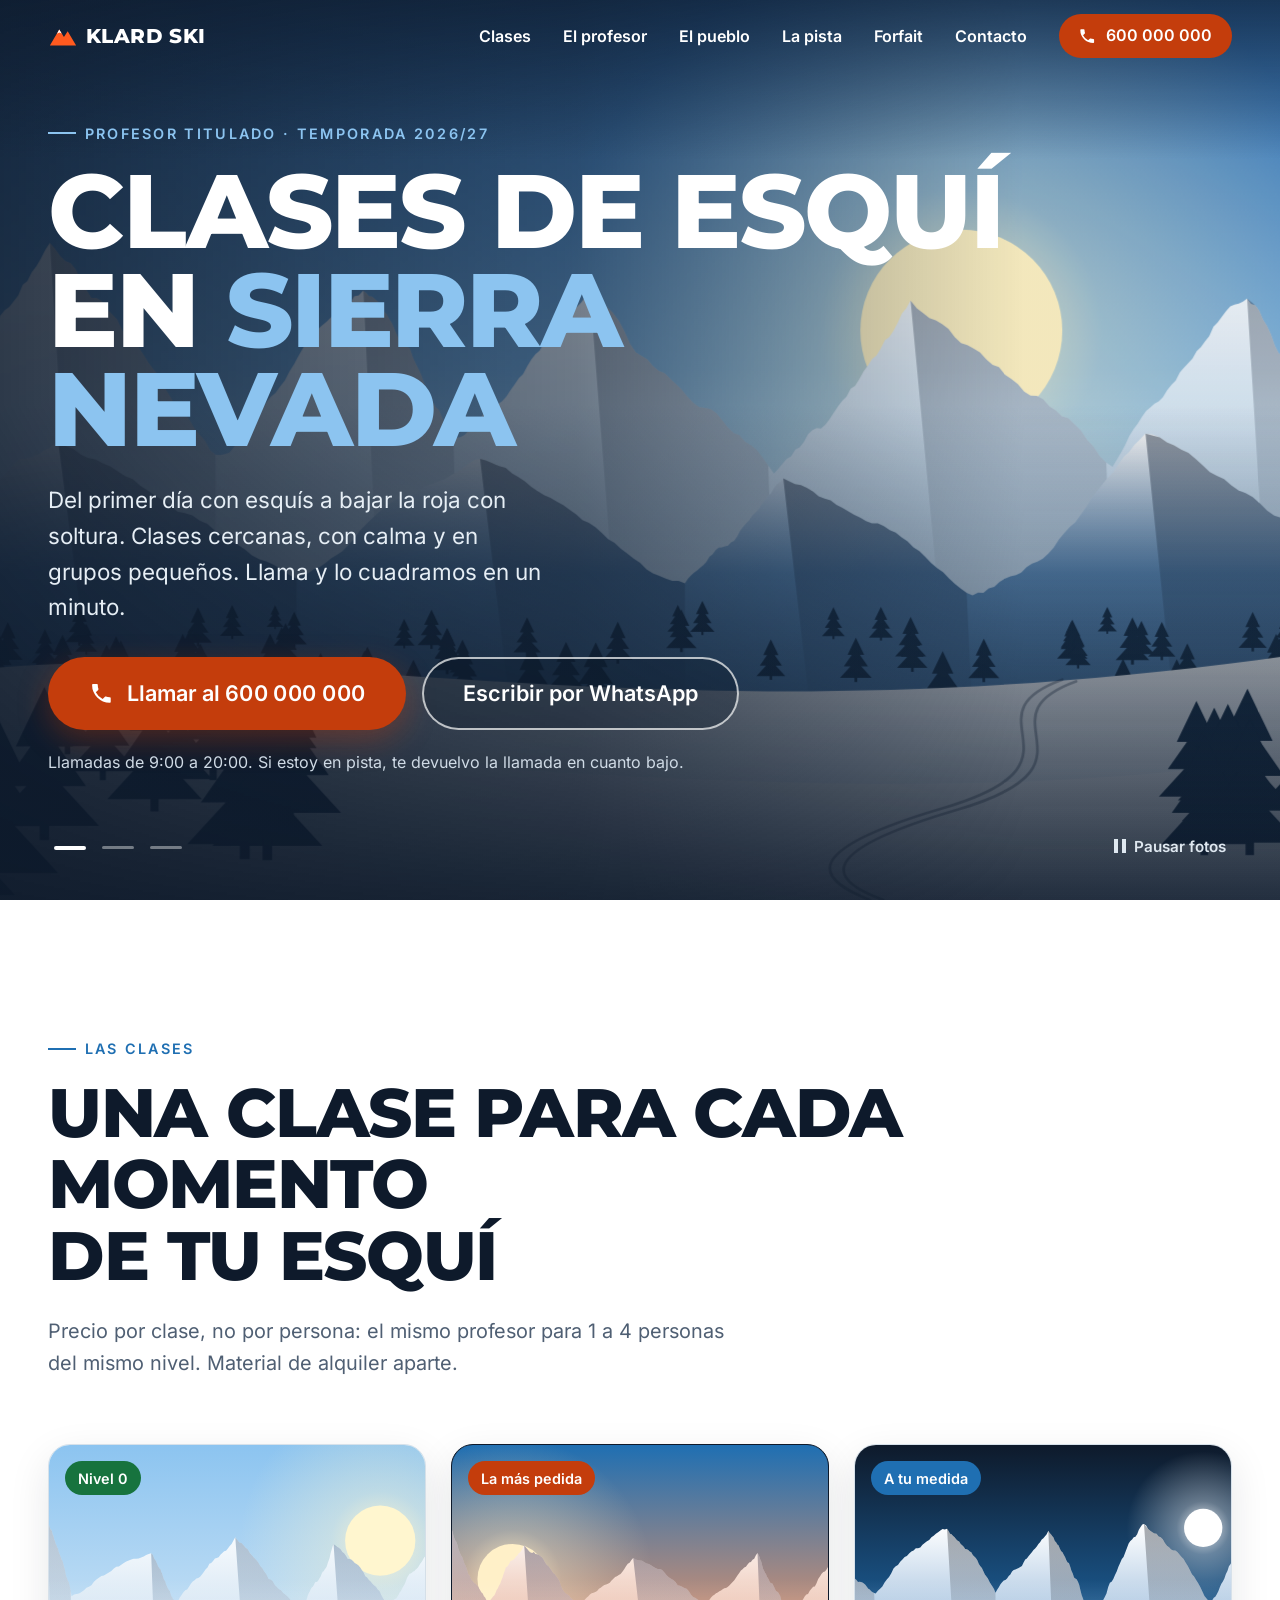
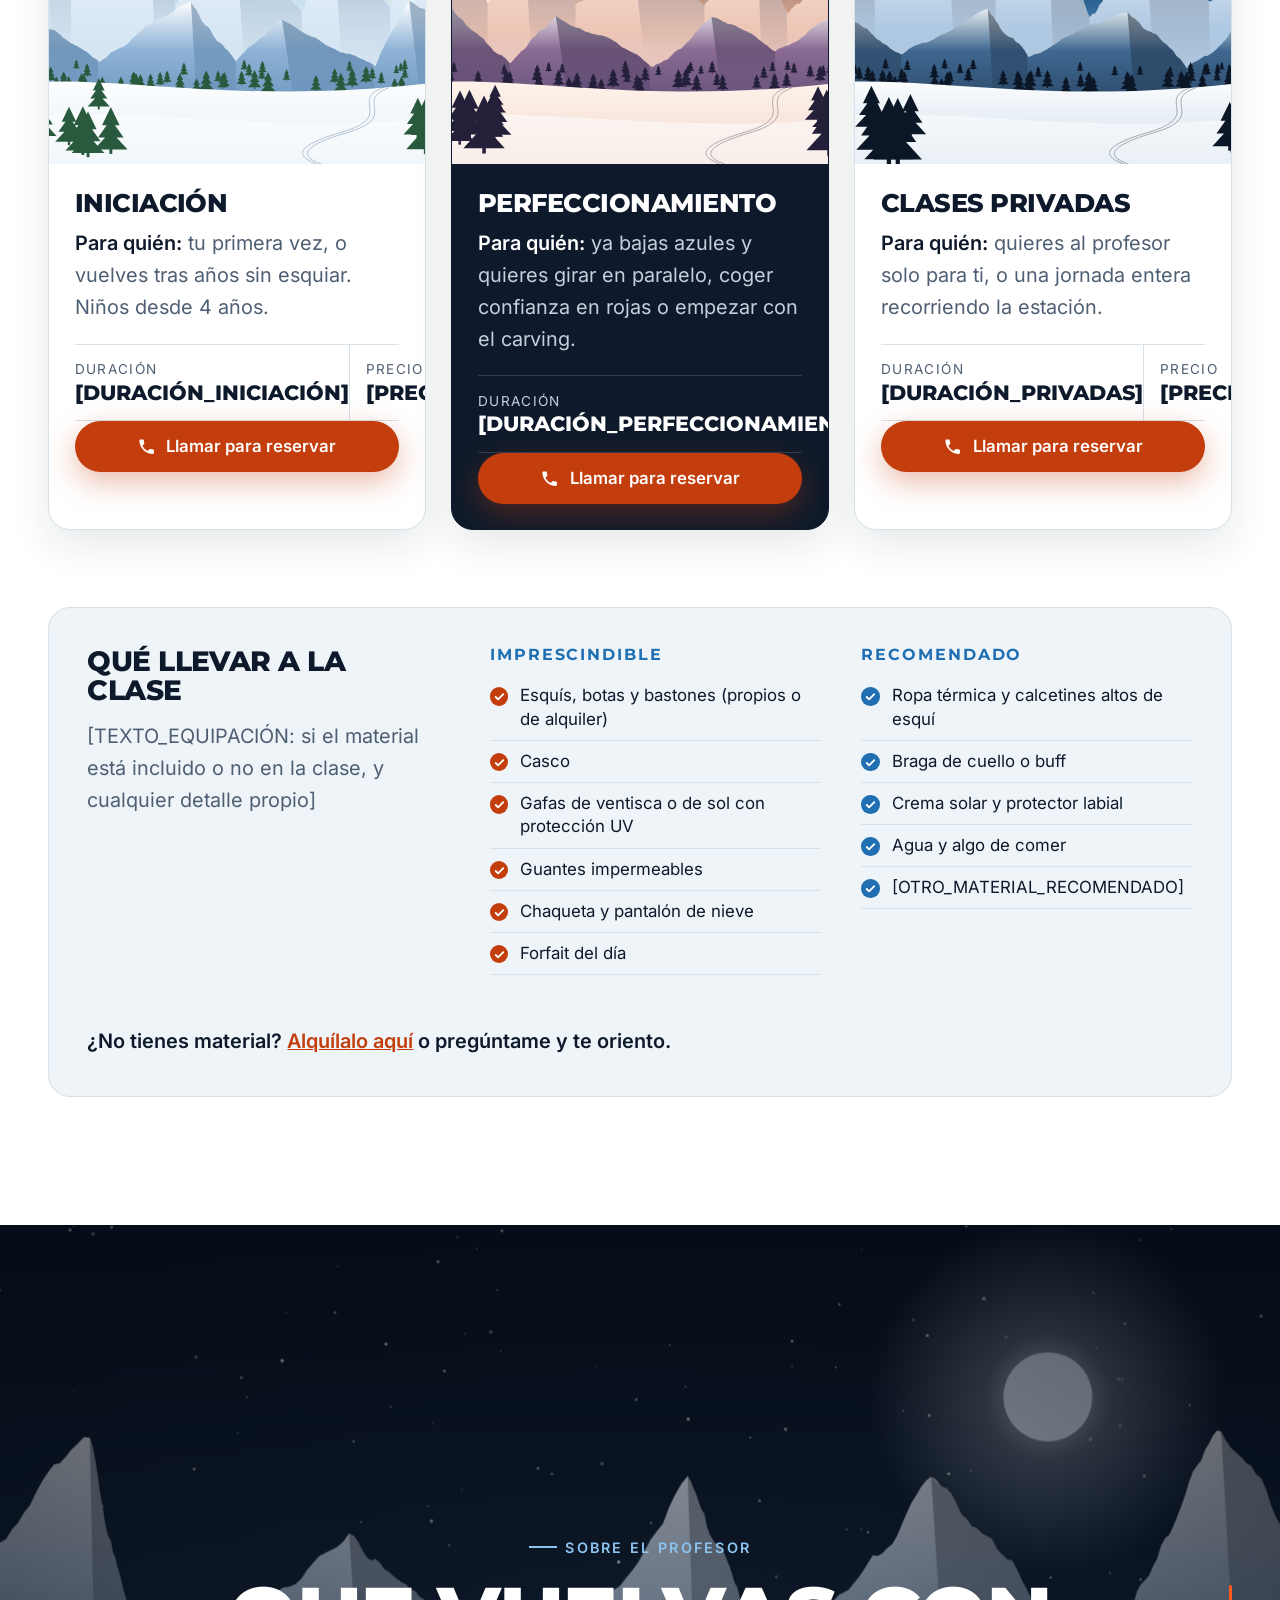
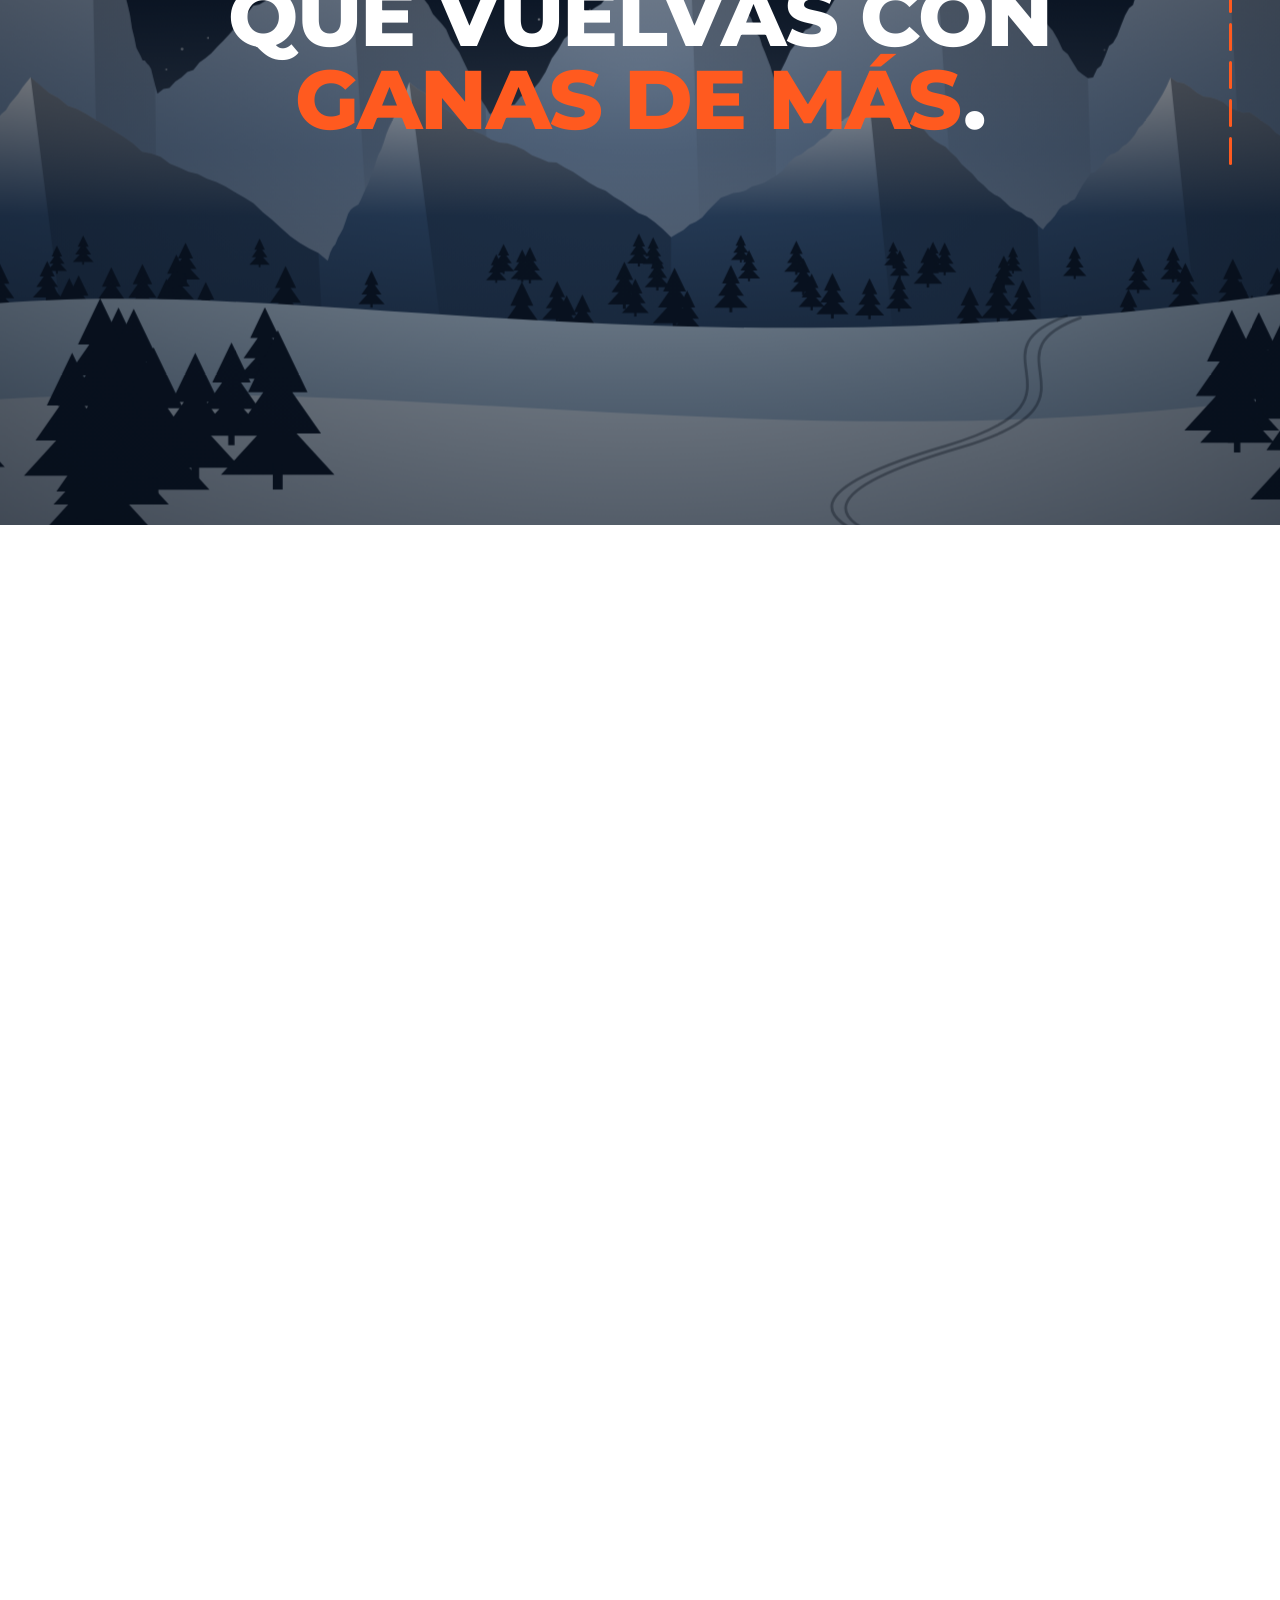
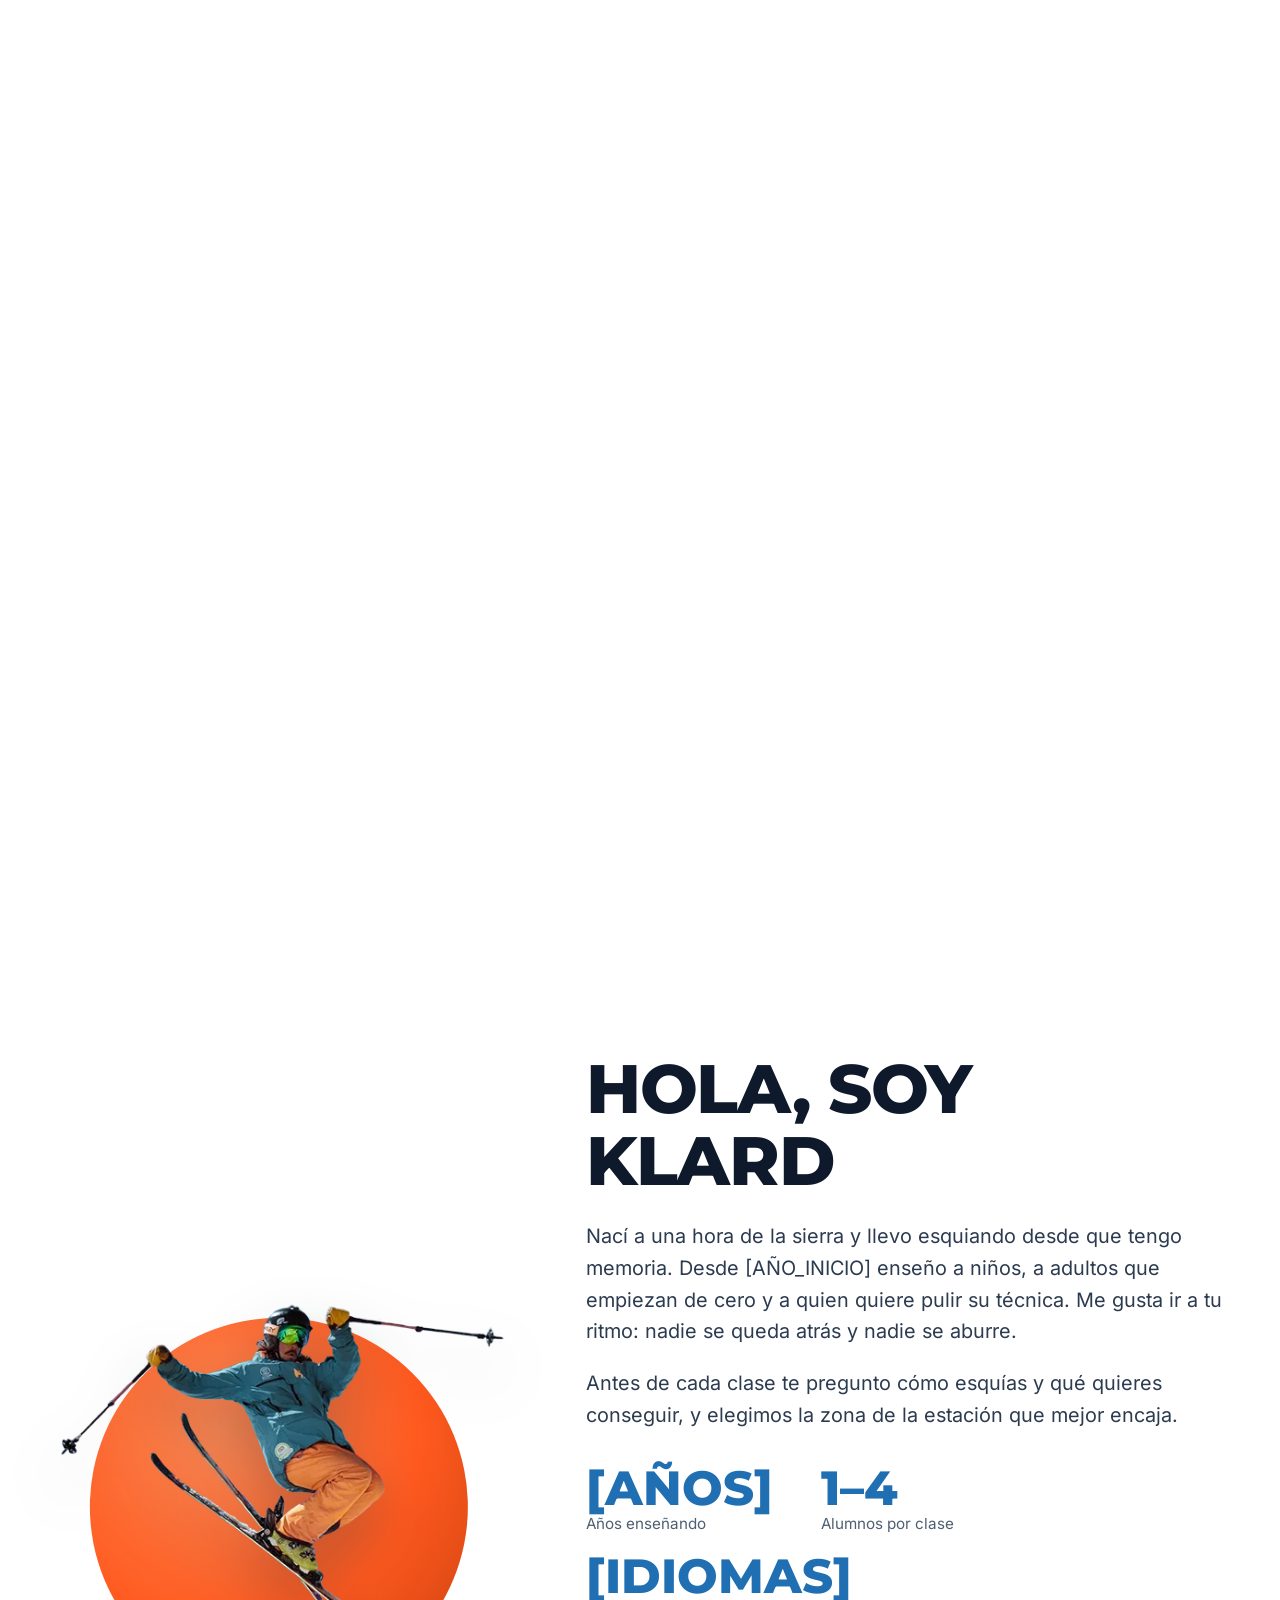
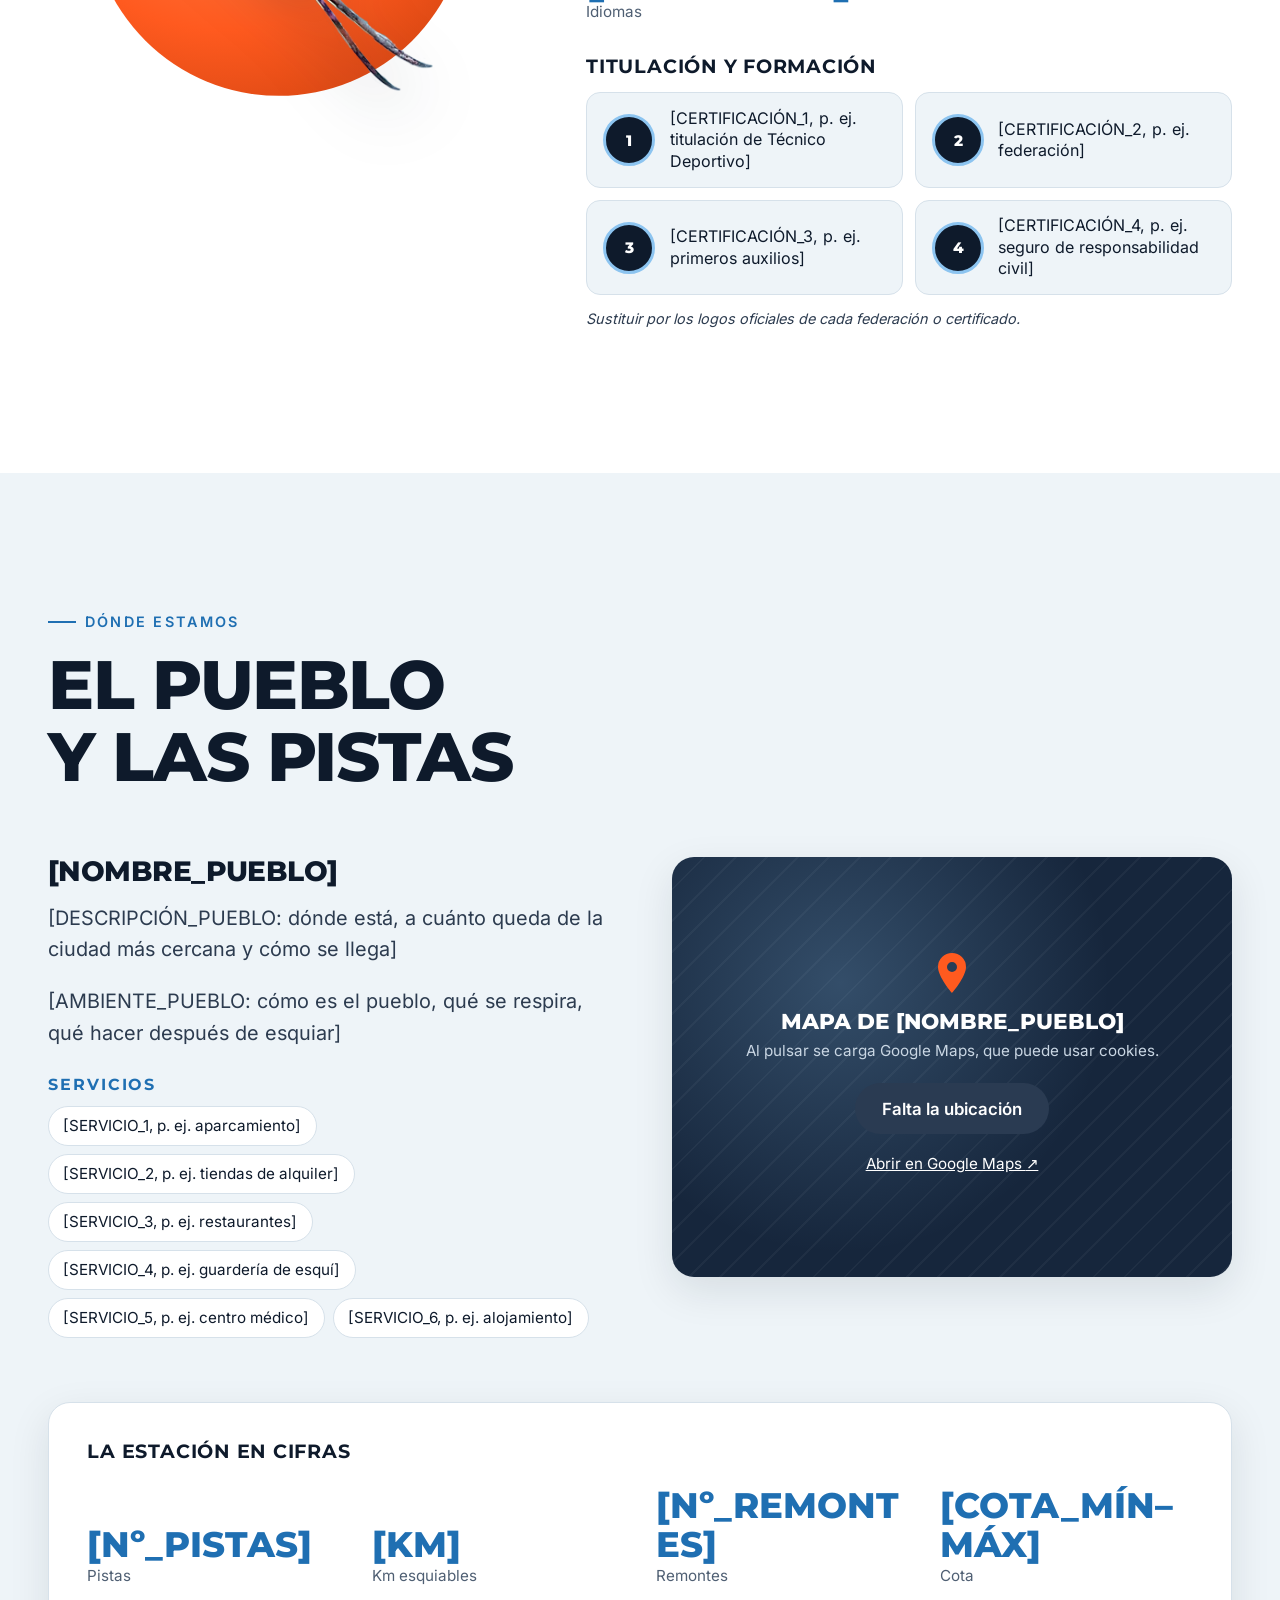
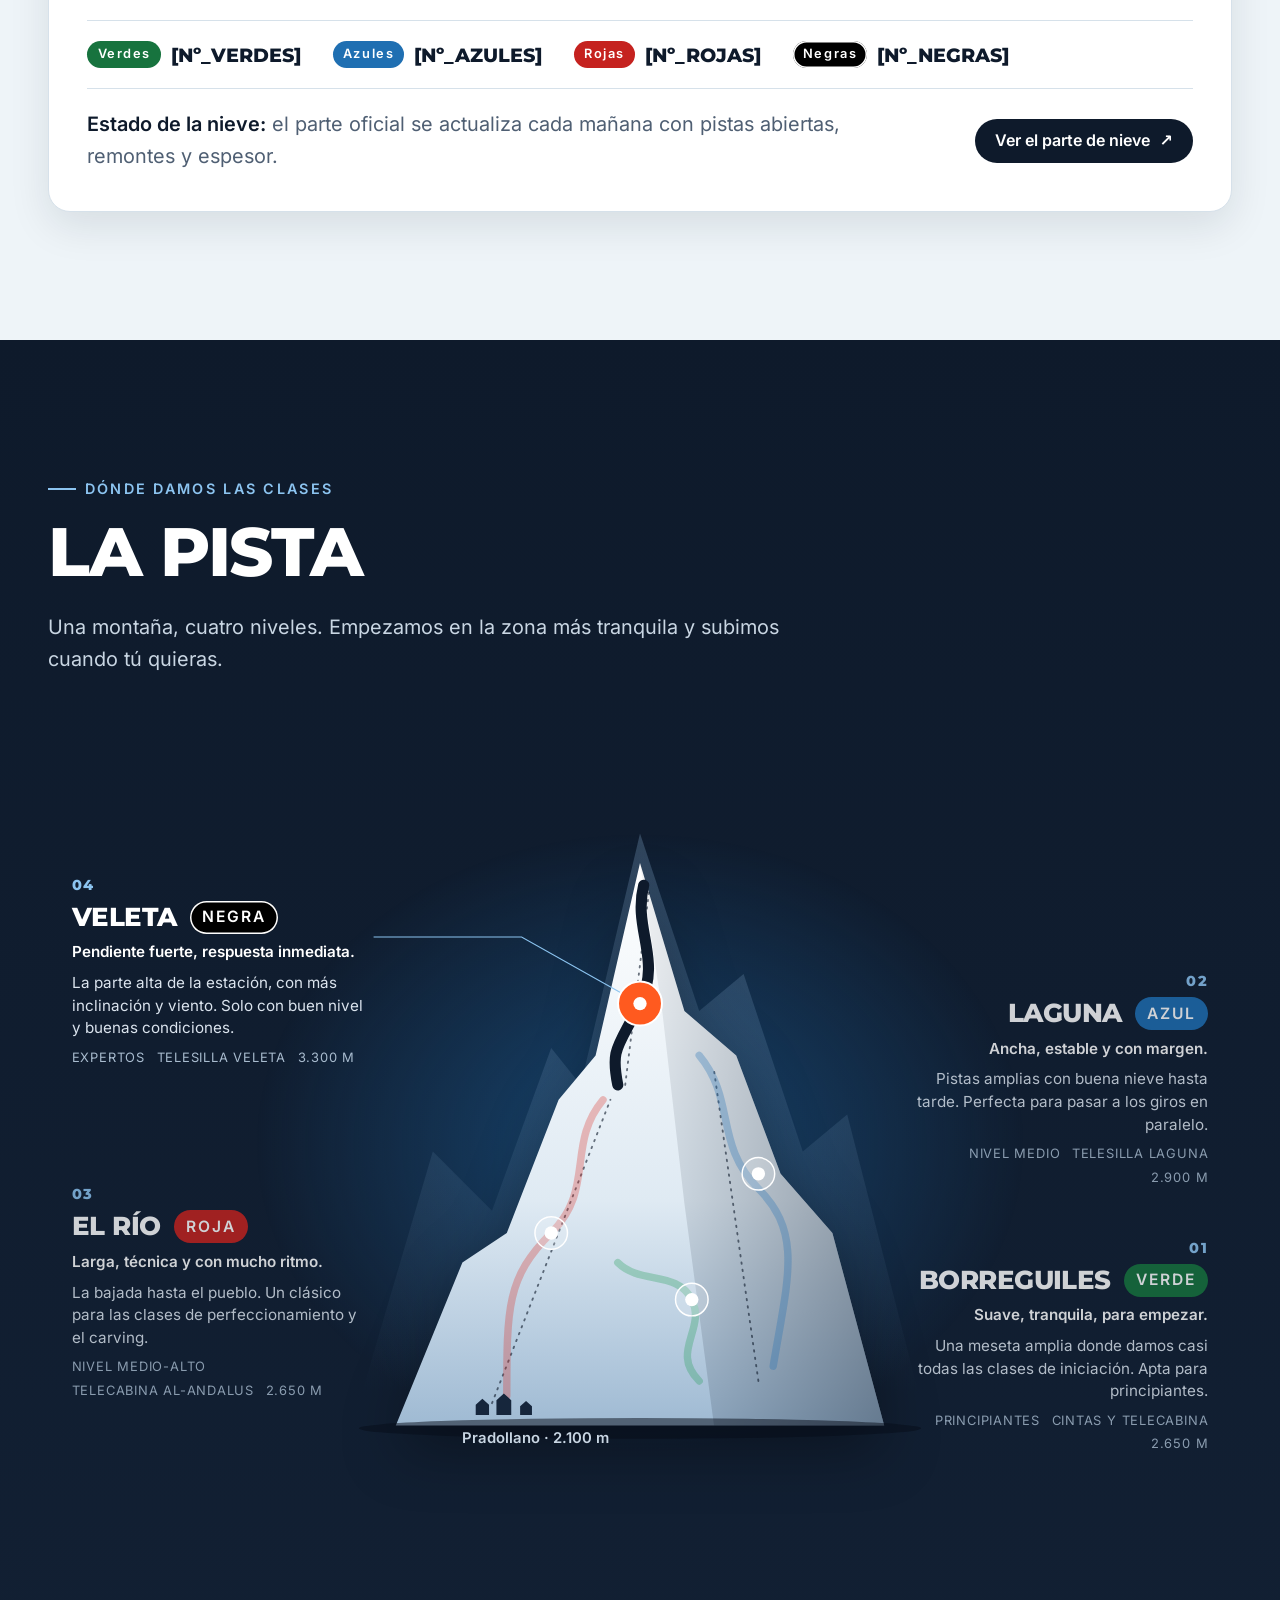
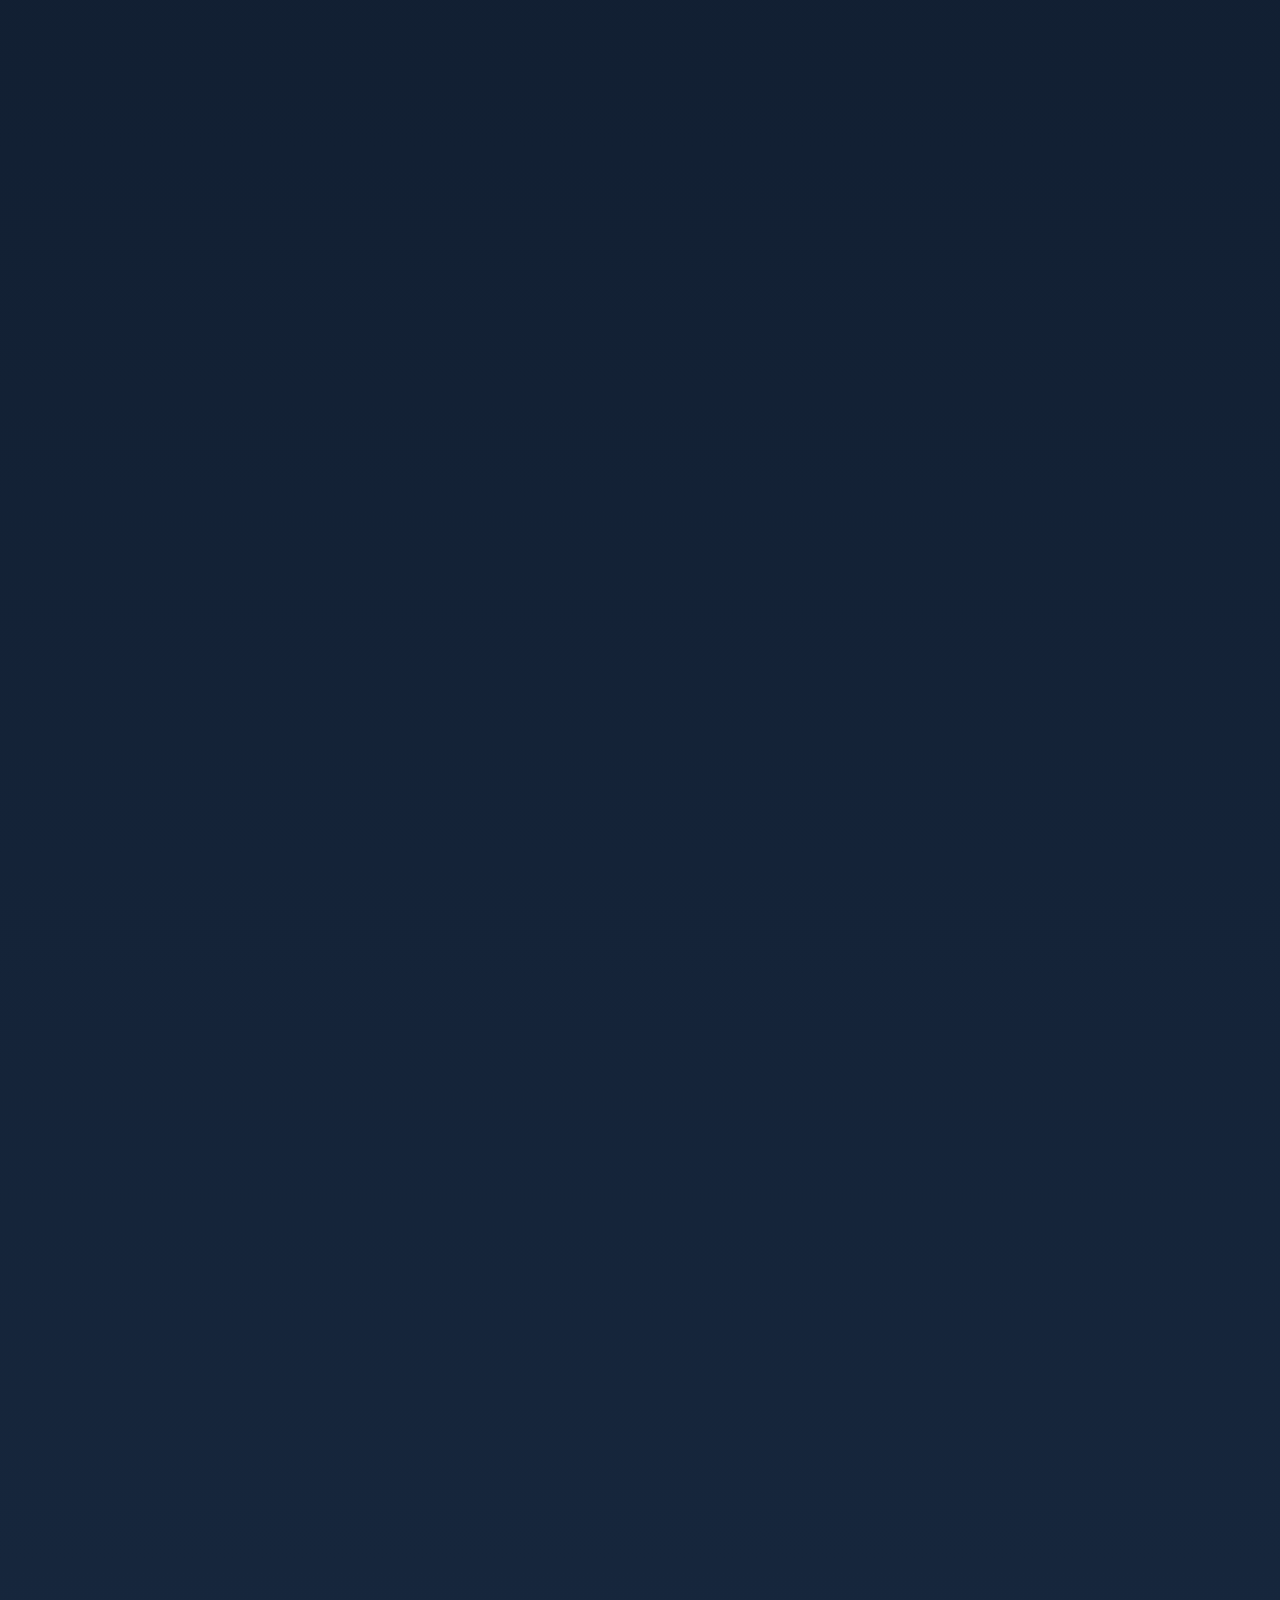
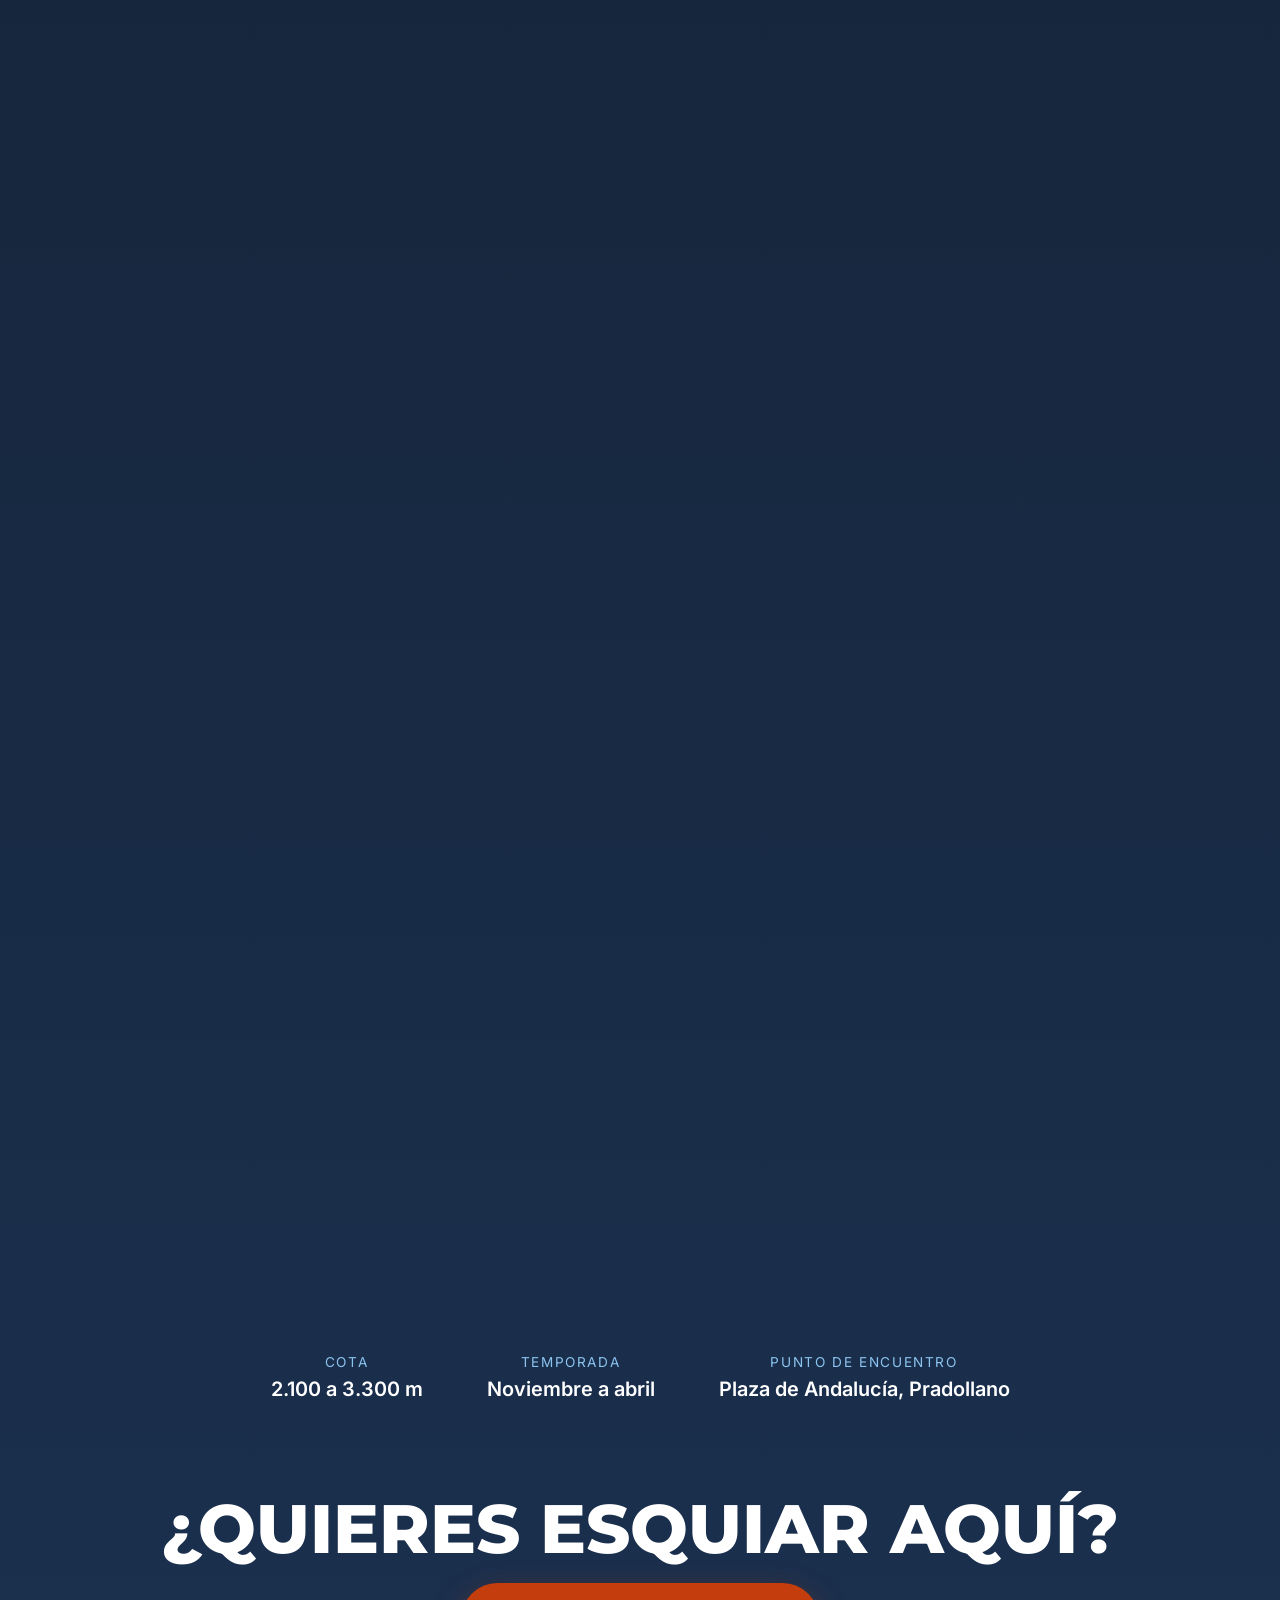
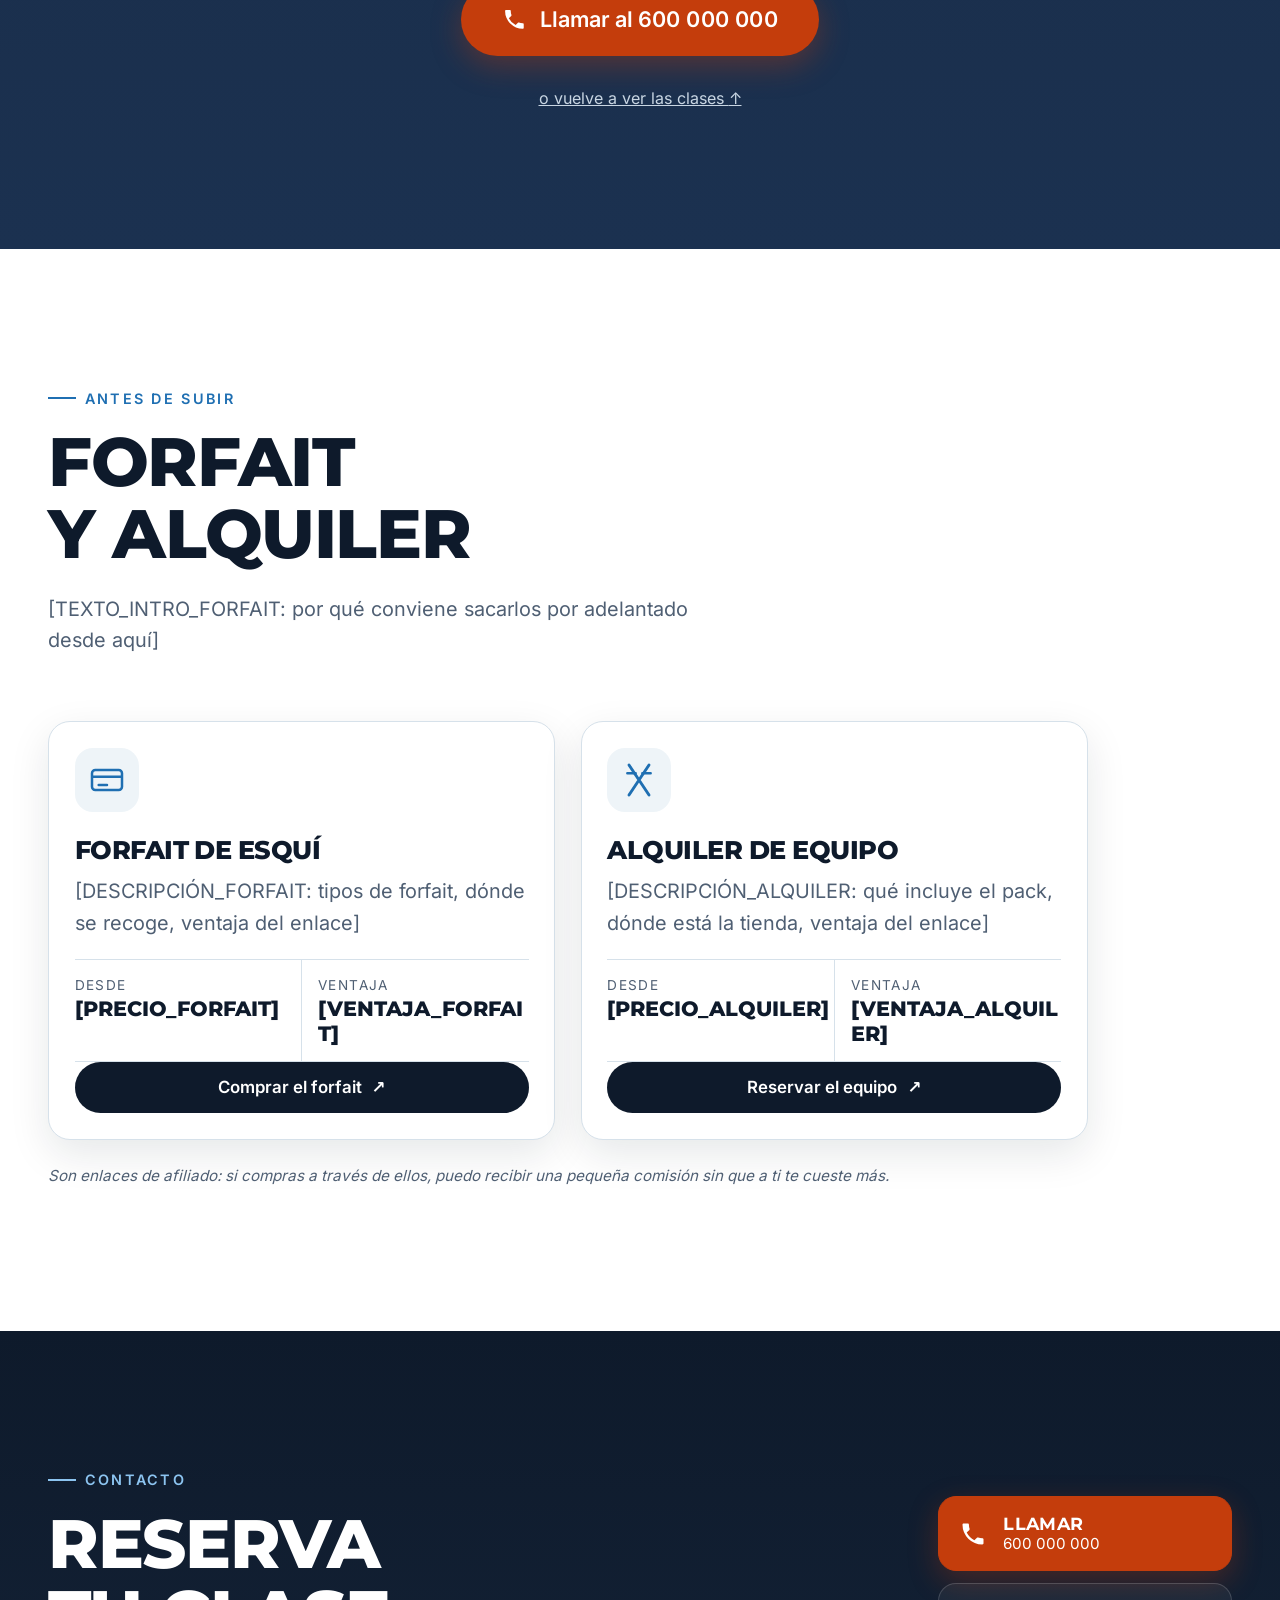
<file: index.html>
<!doctype html>
<html lang="es">
<head>
	<meta charset="utf-8">
	<meta name="viewport" content="width=device-width, initial-scale=1">
	<title>Klard Ski · Clases de esquí en Sierra Nevada</title>
	<meta name="description" content="Clases de esquí en Sierra Nevada para principiantes, perfeccionamiento y clases privadas. Reserva por teléfono.">
	<meta name="theme-color" content="#0e1a2b">
	<link rel="preload" href="assets/fonts/montserrat-latin-800-normal.woff2" as="font" type="font/woff2" crossorigin>
	<link rel="preload" href="assets/fonts/inter-latin-400-normal.woff2" as="font" type="font/woff2" crossorigin>
	<link rel="preload" href="assets/fonts/inter-latin-600-normal.woff2" as="font" type="font/woff2" crossorigin>
	<link rel="stylesheet" href="assets/css/styles.css">
	<link rel="icon" href="assets/img/favicon.svg" type="image/svg+xml">
	<script>document.documentElement.classList.add('js');</script>
</head>
<body>
<a class="skip" href="#contenido">Saltar al contenido</a>

<!--
	DATOS DE RELLENO: el teléfono +34 600 000 000, el email, el nombre del
	profesor, las certificaciones, los horarios y los datos de las pistas son
	provisionales. Están señalados con «relleno» en el README.
	Todo lo que va entre [CORCHETES] es un hueco para rellenar: búscalos con «[».
	Los enlaces de referido y el mapa se cambian en assets/js/config.js.
-->

<header class="cabecera" data-cabecera>
	<div class="cabecera__in">
		<a class="logo" href="#inicio" aria-label="Klard Ski, ir al inicio">
			<svg class="logo__icono" viewBox="0 0 32 32" aria-hidden="true"><path d="M2 26 12 9l5 8 4-6 9 15Z" fill="currentColor"/><path d="m12 9 2.6 4.4-2.6-1.2-2.4 1.4Z" fill="#fff"/></svg>
			<span>Klard Ski</span>
		</a>
		<!-- En móvil el menú se despliega con este botón (main.js) -->
		<button type="button" class="menu-boton" data-menu-boton aria-expanded="false" aria-controls="menu">
			<span class="menu-boton__icono" aria-hidden="true"></span><span class="visualmente-oculto">Menú</span>
		</button>
		<nav class="menu" id="menu" aria-label="Principal">
			<ul>
				<li><a href="#clases">Clases</a></li>
				<li><a href="#profesor">El profesor</a></li>
				<li><a href="#pueblo">El pueblo</a></li>
				<li><a href="#pista">La pista</a></li>
				<li><a href="#forfait">Forfait</a></li>
				<li><a href="#contacto">Contacto</a></li>
			</ul>
		</nav>
		<a class="boton boton--llamar boton--peque" href="tel:+34600000000">
			<svg class="icono" viewBox="0 0 24 24" aria-hidden="true"><path d="M6.6 10.8a15.1 15.1 0 0 0 6.6 6.6l2.2-2.2c.3-.3.7-.4 1-.2 1.1.4 2.3.6 3.6.6.6 0 1 .4 1 1V20c0 .6-.4 1-1 1A17 17 0 0 1 3 4c0-.6.4-1 1-1h3.5c.6 0 1 .4 1 1 0 1.3.2 2.5.6 3.6.1.3 0 .7-.2 1Z" fill="currentColor"/></svg>
			<span class="solo-escritorio"><span class="visualmente-oculto">Llamar al </span>600 000 000</span><span class="solo-movil">Llamar</span>
		</a>
	</div>
</header>

<main id="contenido">

	<!-- 1. PORTADA -->
	<section class="hero" id="inicio" aria-labelledby="hero-titulo">
		<!-- Fondo de ambiente: oculto al lector de pantalla (las tres fotos estarían siempre en el árbol) -->
		<div class="hero__fondo" data-carrusel aria-hidden="true">
			<!-- Sustituir por fotos reales (o un <video autoplay muted loop playsinline>).
			     Las fotos 2 y 3 van en data-src: main.js las descarga cuando la página ya ha cargado. -->
			<figure class="hero__slide es-activa">
				<img src="assets/img/hero-manana.svg" alt="Ilustración: pistas nevadas por la mañana con el sol sobre las cumbres" fetchpriority="high">
			</figure>
			<figure class="hero__slide">
				<img src="[data-uri]" data-src="assets/img/hero-mediodia.svg" alt="Ilustración: la estación a mediodía con el cielo despejado">
			</figure>
			<figure class="hero__slide">
				<img src="[data-uri]" data-src="assets/img/hero-tarde.svg" alt="Ilustración: atardecer rosado sobre la sierra">
			</figure>
		</div>
		<div class="hero__velo" aria-hidden="true"></div>

		<div class="hero__contenido envoltura">
			<p class="antetitulo antetitulo--claro">Profesor titulado · Temporada 2026/27</p>
			<h1 id="hero-titulo" class="hero__titulo">Clases de esquí<br>en <em>Sierra Nevada</em></h1>
			<p class="hero__entradilla">Del primer día con esquís a bajar la roja con soltura. <span class="solo-escritorio">Clases cercanas, con calma y en grupos pequeños.</span> Llama y lo cuadramos en un minuto.</p>
			<div class="hero__acciones">
				<a class="boton boton--llamar boton--grande" href="tel:+34600000000">
					<svg class="icono" viewBox="0 0 24 24" aria-hidden="true"><path d="M6.6 10.8a15.1 15.1 0 0 0 6.6 6.6l2.2-2.2c.3-.3.7-.4 1-.2 1.1.4 2.3.6 3.6.6.6 0 1 .4 1 1V20c0 .6-.4 1-1 1A17 17 0 0 1 3 4c0-.6.4-1 1-1h3.5c.6 0 1 .4 1 1 0 1.3.2 2.5.6 3.6.1.3 0 .7-.2 1Z" fill="currentColor"/></svg>
					<span>Llamar al <strong>600 000 000</strong></span>
				</a>
				<a class="boton boton--fantasma boton--grande" href="https://wa.me/34600000000?text=Hola%20Klard%2C%20quiero%20reservar%20una%20clase%20de%20esqu%C3%AD">Escribir por WhatsApp</a>
			</div>
			<p class="hero__nota">Llamadas de 9:00 a 20:00. Si estoy en pista, te devuelvo la llamada en cuanto bajo.</p>
		</div>

		<div class="hero__controles envoltura">
			<div class="puntos" role="group" aria-label="Fotos de la portada">
				<button type="button" class="punto es-activo" data-punto aria-label="Foto 1 de 3" aria-current="true"></button>
				<button type="button" class="punto" data-punto aria-label="Foto 2 de 3"></button>
				<button type="button" class="punto" data-punto aria-label="Foto 3 de 3"></button>
			</div>
			<button type="button" class="pausa" data-pausa>
				<span class="pausa__icono" aria-hidden="true"></span><span class="pausa__texto">Pausar fotos</span>
			</button>
		</div>
	</section>

	<!-- 2. CLASES Y EQUIPACIÓN: tres tarjetas de clase y, debajo, qué llevar -->
	<section class="clases" id="clases" aria-labelledby="clases-titulo">
		<div class="envoltura">
			<div class="clases__cabecera aparece">
				<p class="antetitulo">Las clases</p>
				<h2 id="clases-titulo" class="titulo-seccion">Una clase para cada momento<br>de tu esquí</h2>
				<p class="clases__intro">Precio por clase, no por persona: el mismo profesor para 1 a 4 personas del mismo nivel. Material de alquiler aparte.</p>
			</div>

			<ul class="tarjetas" role="list">
				<li class="tarjeta">
					<div class="tarjeta__imagen">
						<img src="assets/img/clase-iniciacion.svg" alt="Ilustración: pendiente suave con mucha nieve, ideal para empezar" loading="lazy" width="1600" height="1000">
						<span class="chip chip--verde">Nivel 0</span>
					</div>
					<div class="tarjeta__cuerpo">
						<h3>Iniciación</h3>
						<p class="tarjeta__para"><strong>Para quién:</strong> tu primera vez, o vuelves tras años sin esquiar. Niños desde 4 años.</p>
						<ul class="tarjeta__datos" role="list">
							<li><span>Duración</span><strong>[DURACIÓN_INICIACIÓN]</strong></li>
							<li><span>Precio</span><strong>[PRECIO_INICIACIÓN]</strong></li>
						</ul>
						<a class="boton boton--llamar boton--bloque" href="tel:+34600000000"><svg class="icono" viewBox="0 0 24 24" aria-hidden="true"><path d="M6.6 10.8a15.1 15.1 0 0 0 6.6 6.6l2.2-2.2c.3-.3.7-.4 1-.2 1.1.4 2.3.6 3.6.6.6 0 1 .4 1 1V20c0 .6-.4 1-1 1A17 17 0 0 1 3 4c0-.6.4-1 1-1h3.5c.6 0 1 .4 1 1 0 1.3.2 2.5.6 3.6.1.3 0 .7-.2 1Z" fill="currentColor"/></svg>Llamar para reservar<span class="visualmente-oculto"> la clase de Iniciación</span></a>
					</div>
				</li>
				<li class="tarjeta tarjeta--destacada">
					<div class="tarjeta__imagen">
						<img src="assets/img/clase-perfeccionamiento.svg" alt="Ilustración: cumbres al atardecer y una huella de esquí en curvas" loading="lazy" width="1600" height="1000">
						<span class="chip chip--naranja">La más pedida</span>
					</div>
					<div class="tarjeta__cuerpo">
						<h3>Perfeccionamiento</h3>
						<p class="tarjeta__para"><strong>Para quién:</strong> ya bajas azules y quieres girar en paralelo, coger confianza en rojas o empezar con el carving.</p>
						<ul class="tarjeta__datos" role="list">
							<li><span>Duración</span><strong>[DURACIÓN_PERFECCIONAMIENTO]</strong></li>
							<li><span>Precio</span><strong>[PRECIO_PERFECCIONAMIENTO]</strong></li>
						</ul>
						<a class="boton boton--llamar boton--bloque" href="tel:+34600000000"><svg class="icono" viewBox="0 0 24 24" aria-hidden="true"><path d="M6.6 10.8a15.1 15.1 0 0 0 6.6 6.6l2.2-2.2c.3-.3.7-.4 1-.2 1.1.4 2.3.6 3.6.6.6 0 1 .4 1 1V20c0 .6-.4 1-1 1A17 17 0 0 1 3 4c0-.6.4-1 1-1h3.5c.6 0 1 .4 1 1 0 1.3.2 2.5.6 3.6.1.3 0 .7-.2 1Z" fill="currentColor"/></svg>Llamar para reservar<span class="visualmente-oculto"> la clase de Perfeccionamiento</span></a>
					</div>
				</li>
				<li class="tarjeta">
					<div class="tarjeta__imagen">
						<img src="assets/img/clase-privada.svg" alt="Ilustración: montañas azules con cielo despejado" loading="lazy" width="1600" height="1000">
						<span class="chip chip--azul">A tu medida</span>
					</div>
					<div class="tarjeta__cuerpo">
						<h3>Clases privadas</h3>
						<p class="tarjeta__para"><strong>Para quién:</strong> quieres al profesor solo para ti, o una jornada entera recorriendo la estación.</p>
						<ul class="tarjeta__datos" role="list">
							<li><span>Duración</span><strong>[DURACIÓN_PRIVADAS]</strong></li>
							<li><span>Precio</span><strong>[PRECIO_PRIVADAS]</strong></li>
						</ul>
						<a class="boton boton--llamar boton--bloque" href="tel:+34600000000"><svg class="icono" viewBox="0 0 24 24" aria-hidden="true"><path d="M6.6 10.8a15.1 15.1 0 0 0 6.6 6.6l2.2-2.2c.3-.3.7-.4 1-.2 1.1.4 2.3.6 3.6.6.6 0 1 .4 1 1V20c0 .6-.4 1-1 1A17 17 0 0 1 3 4c0-.6.4-1 1-1h3.5c.6 0 1 .4 1 1 0 1.3.2 2.5.6 3.6.1.3 0 .7-.2 1Z" fill="currentColor"/></svg>Llamar para reservar<span class="visualmente-oculto"> una clase privada</span></a>
					</div>
				</li>
			</ul>

			<!-- Equipación: qué hace falta llevar a la clase -->
			<div class="equipo">
				<div class="equipo__cabecera">
					<h3 id="equipo-titulo" class="equipo__titulo">Qué llevar a la clase</h3>
					<p class="equipo__intro">[TEXTO_EQUIPACIÓN: si el material está incluido o no en la clase, y cualquier detalle propio]</p>
				</div>
				<div class="equipo__columnas">
					<div class="equipo__bloque">
						<h4 class="equipo__subtitulo">Imprescindible</h4>
						<ul class="equipo__lista" role="list">
							<li>Esquís, botas y bastones (propios o de alquiler)</li>
							<li>Casco</li>
							<li>Gafas de ventisca o de sol con protección UV</li>
							<li>Guantes impermeables</li>
							<li>Chaqueta y pantalón de nieve</li>
							<li>Forfait del día</li>
						</ul>
					</div>
					<div class="equipo__bloque">
						<h4 class="equipo__subtitulo">Recomendado</h4>
						<ul class="equipo__lista equipo__lista--suave" role="list">
							<li>Ropa térmica y calcetines altos de esquí</li>
							<li>Braga de cuello o buff</li>
							<li>Crema solar y protector labial</li>
							<li>Agua y algo de comer</li>
							<li>[OTRO_MATERIAL_RECOMENDADO]</li>
						</ul>
					</div>
				</div>
				<p class="equipo__nota">¿No tienes material? <a href="#forfait">Alquílalo aquí</a> o pregúntame y te oriento.</p>
			</div>
		</div>
	</section>

	<!-- 3. SOBRE EL PROFESOR: fondo fijo y frases que cambian al hacer scroll -->
	<section class="profesor" id="profesor" aria-labelledby="profesor-titulo">
		<div class="lema" data-lema>
			<div class="lema__fijo">
				<div class="lema__fondo" aria-hidden="true"></div>
				<div class="lema__centro">
					<p class="antetitulo antetitulo--claro">Sobre el profesor</p>
					<ol class="lema__frases" role="list">
						<li class="lema__frase es-activa"><span>[Nº] temporadas</span> enseñando en Sierra Nevada.</li>
						<li class="lema__frase">Técnico Deportivo <span>titulado</span> en esquí alpino.</li>
						<li class="lema__frase">La <span>seguridad</span> va siempre primero.</li>
						<li class="lema__frase">Grupos de <span>4 personas</span> como máximo.</li>
						<li class="lema__frase">Que vuelvas con <span>ganas de más</span>.</li>
					</ol>
				</div>
				<div class="lema__progreso" aria-hidden="true"><span></span><span></span><span></span><span></span><span></span></div>
			</div>
		</div>

		<div class="ficha envoltura">
			<div class="ficha__foto">
				<div class="ficha__disco" aria-hidden="true"></div>
				<img src="assets/img/klard-salto.webp" alt="Klard saltando con los esquís cruzados, con chaqueta verde y pantalón naranja" width="500" height="424" loading="lazy">
			</div>
			<div class="ficha__texto">
				<h2 id="profesor-titulo" class="ficha__titulo">Hola, soy Klard</h2>
				<p>Nací a una hora de la sierra y llevo esquiando desde que tengo memoria. Desde [AÑO_INICIO] enseño a niños, a adultos que empiezan de cero y a quien quiere pulir su técnica. Me gusta ir a tu ritmo: nadie se queda atrás y nadie se aburre.</p>
				<p>Antes de cada clase te pregunto cómo esquías y qué quieres conseguir, y elegimos la zona de la estación que mejor encaja.</p>
				<dl class="ficha__cifras">
					<div><dt>Años enseñando</dt><dd>[AÑOS]</dd></div>
					<div><dt>Alumnos por clase</dt><dd>1–4</dd></div>
					<div><dt>Idiomas</dt><dd>[IDIOMAS]</dd></div>
				</dl>
				<h3 class="ficha__subtitulo">Titulación y formación</h3>
				<ul class="sellos" role="list">
					<li class="sello"><span class="sello__marca" aria-hidden="true">1</span><span>[CERTIFICACIÓN_1, p. ej. titulación de Técnico Deportivo]</span></li>
					<li class="sello"><span class="sello__marca" aria-hidden="true">2</span><span>[CERTIFICACIÓN_2, p. ej. federación]</span></li>
					<li class="sello"><span class="sello__marca" aria-hidden="true">3</span><span>[CERTIFICACIÓN_3, p. ej. primeros auxilios]</span></li>
					<li class="sello"><span class="sello__marca" aria-hidden="true">4</span><span>[CERTIFICACIÓN_4, p. ej. seguro de responsabilidad civil]</span></li>
				</ul>
				<p class="ficha__nota">Sustituir por los logos oficiales de cada federación o certificado.</p>
			</div>
		</div>
	</section>

	<!-- 4. EL PUEBLO Y LAS PISTAS: el pueblo, las cifras de la estación y el mapa.
	     La ficha de cada zona sigue justo debajo, en la sección «La pista». -->
	<section class="pueblo" id="pueblo" aria-labelledby="pueblo-titulo">
		<div class="envoltura">
			<div class="pueblo__cabecera aparece">
				<p class="antetitulo">Dónde estamos</p>
				<h2 id="pueblo-titulo" class="titulo-seccion">El pueblo<br>y las pistas</h2>
			</div>

			<div class="pueblo__rejilla">
				<article class="pueblo__texto" aria-labelledby="pueblo-nombre">
					<h3 id="pueblo-nombre" class="pueblo__nombre">[NOMBRE_PUEBLO]</h3>
					<p>[DESCRIPCIÓN_PUEBLO: dónde está, a cuánto queda de la ciudad más cercana y cómo se llega]</p>
					<p>[AMBIENTE_PUEBLO: cómo es el pueblo, qué se respira, qué hacer después de esquiar]</p>
					<h4 class="pueblo__subtitulo">Servicios</h4>
					<ul class="pueblo__servicios" role="list">
						<li>[SERVICIO_1, p. ej. aparcamiento]</li>
						<li>[SERVICIO_2, p. ej. tiendas de alquiler]</li>
						<li>[SERVICIO_3, p. ej. restaurantes]</li>
						<li>[SERVICIO_4, p. ej. guardería de esquí]</li>
						<li>[SERVICIO_5, p. ej. centro médico]</li>
						<li>[SERVICIO_6, p. ej. alojamiento]</li>
					</ul>
				</article>

				<!-- Mapa: Google Maps solo se carga al pulsar el botón (así la web sigue sin cookies
				     hasta que el visitante decide verlo). La ubicación se cambia en assets/js/config.js -->
				<div class="mapa" data-mapa>
					<div class="mapa__aviso" data-mapa-aviso>
						<svg class="mapa__icono" viewBox="0 0 24 24" aria-hidden="true"><path d="M12 2a7 7 0 0 0-7 7c0 5 7 13 7 13s7-8 7-13a7 7 0 0 0-7-7Zm0 9.5A2.5 2.5 0 1 1 12 6.5a2.5 2.5 0 0 1 0 5Z" fill="currentColor"/></svg>
						<p class="mapa__titulo">Mapa de [NOMBRE_PUEBLO]</p>
						<p class="mapa__texto">Al pulsar se carga Google Maps, que puede usar cookies.</p>
						<button type="button" class="boton" data-mapa-cargar>Ver el mapa</button>
						<a class="mapa__enlace" href="#pueblo" data-mapa-enlace target="_blank" rel="noopener noreferrer">Abrir en Google Maps <span aria-hidden="true">↗</span><span class="visualmente-oculto nueva-pestana"> (se abre en una pestaña nueva)</span></a>
					</div>
				</div>
			</div>

			<!-- Cifras de la estación -->
			<div class="estacion">
				<h3 id="estacion-titulo" class="estacion__titulo">La estación en cifras</h3>
				<dl class="estacion__cifras">
					<div><dt>Pistas</dt><dd>[Nº_PISTAS]</dd></div>
					<div><dt>Km esquiables</dt><dd>[KM]</dd></div>
					<div><dt>Remontes</dt><dd>[Nº_REMONTES]</dd></div>
					<div><dt>Cota</dt><dd>[COTA_MÍN–MÁX]</dd></div>
				</dl>
				<ul class="estacion__niveles" role="list" aria-label="Pistas por nivel">
					<li><span class="etiqueta etiqueta--verde">Verdes</span><strong>[Nº_VERDES]</strong></li>
					<li><span class="etiqueta etiqueta--azul">Azules</span><strong>[Nº_AZULES]</strong></li>
					<li><span class="etiqueta etiqueta--roja">Rojas</span><strong>[Nº_ROJAS]</strong></li>
					<li><span class="etiqueta etiqueta--negra">Negras</span><strong>[Nº_NEGRAS]</strong></li>
				</ul>
				<div class="estacion__nieve">
					<p><strong>Estado de la nieve:</strong> el parte oficial se actualiza cada mañana con pistas abiertas, remontes y espesor.</p>
					<a class="boton boton--peque" href="#pueblo" data-enlace="parteNieve" target="_blank" rel="noopener noreferrer">Ver el parte de nieve <span aria-hidden="true">↗</span><span class="visualmente-oculto nueva-pestana"> (se abre en una pestaña nueva)</span></a>
				</div>
			</div>
		</div>
	</section>

	<!-- 4. LA PISTA: ficha técnica, cada punto es una pista -->
	<section class="pista" id="pista" aria-labelledby="pista-titulo">
		<div class="envoltura">
			<div class="pista__cabecera aparece">
				<p class="antetitulo antetitulo--claro">Dónde damos las clases</p>
				<h2 id="pista-titulo" class="titulo-seccion">La pista</h2>
				<p class="pista__intro">Una montaña, cuatro niveles. Empezamos en la zona más tranquila y subimos cuando tú quieras.</p>
			</div>
		</div>

		<div class="anatomia" data-anatomia>
			<div class="anatomia__fijo">
				<div class="anatomia__escena">
					<svg class="anatomia__monte" viewBox="0 0 1600 900" aria-hidden="true">
						<defs>
							<linearGradient id="a-nieve" x1="0" y1="0" x2="0" y2="1"><stop offset="0" stop-color="#fff"/><stop offset=".6" stop-color="#dfeaf3"/><stop offset="1" stop-color="#9fbad3"/></linearGradient>
							<linearGradient id="a-sombra" x1="0" y1="0" x2="1" y2="0"><stop offset="0" stop-color="#0e1a2b" stop-opacity=".05"/><stop offset="1" stop-color="#0e1a2b" stop-opacity=".4"/></linearGradient>
							<linearGradient id="a-lejos" x1="0" y1="0" x2="0" y2="1"><stop offset="0" stop-color="#8cb2d6" stop-opacity=".55"/><stop offset="1" stop-color="#8cb2d6" stop-opacity="0"/></linearGradient>
							<radialGradient id="a-halo"><stop offset="0" stop-color="#1f6fb2" stop-opacity=".5"/><stop offset="1" stop-color="#1f6fb2" stop-opacity="0"/></radialGradient>
						</defs>
						<ellipse cx="800" cy="480" rx="520" ry="420" fill="url(#a-halo)"/>
						<path d="M420 860 L520 520 L600 600 L680 380 L720 430 L800 90 L880 330 L940 280 L1020 520 L1080 470 L1180 860 Z" fill="url(#a-lejos)" transform="translate(0 -30) scale(1 1)" opacity=".5"/>
						<!-- Macizo -->
						<path class="anatomia__macizo" d="M470 860 L560 640 L620 600 L690 420 L740 360 L800 100 L860 300 L930 360 L990 520 L1060 600 L1130 860 Z" fill="url(#a-nieve)"/>
						<path d="M800 100 L860 300 L930 360 L990 520 L1060 600 L1130 860 L900 860 L860 560 L830 300 Z" fill="url(#a-sombra)"/>
						<ellipse cx="800" cy="864" rx="380" ry="14" fill="#060d18" opacity=".5"/>
						<!-- Remontes -->
						<g fill="none" stroke="#0e1a2b" stroke-width="2.5" stroke-dasharray="2 8" stroke-linecap="round" opacity=".6">
							<path d="M600 830 L760 420"/><path d="M780 400 L812 140"/><path d="M960 800 L900 380"/>
						</g>
						<!-- Pistas -->
						<g fill="none" stroke-linecap="round" stroke-linejoin="round" stroke-width="10">
							<path class="anatomia__trazo" data-n="3" stroke="#0e1a2b" d="M805 130 C 790 190, 830 230, 800 290 S 760 350, 770 400"/>
							<path class="anatomia__trazo" data-n="2" stroke="#d93025" d="M750 420 C 700 480, 740 540, 680 600 S 620 700, 620 820"/>
							<path class="anatomia__trazo" data-n="1" stroke="#1f6fb2" d="M880 360 C 930 420, 900 480, 960 540 S 1000 660, 980 780"/>
							<path class="anatomia__trazo" data-n="0" stroke="#1f9d55" d="M770 640 C 800 670, 850 650, 870 690 S 840 760, 880 800"/>
						</g>
						<!-- Líneas guía hacia cada ficha -->
						<g class="anatomia__guias" fill="none" stroke="#8cc4f0" stroke-width="1.5">
							<path class="anatomia__guia" data-n="3" d="M440 200 H 640 L 800 290"/>
							<path class="anatomia__guia" data-n="2" d="M440 610 H 560 L 680 600"/>
							<path class="anatomia__guia" data-n="1" d="M1160 330 H 1040 L 960 520"/>
							<path class="anatomia__guia" data-n="0" d="M1160 690 H 1000 L 870 690"/>
						</g>
						<!-- Puntos -->
						<g class="anatomia__puntos">
							<g class="anatomia__punto" data-n="3" transform="translate(800 290)"><circle r="22"/><circle r="9"/></g>
							<g class="anatomia__punto" data-n="2" transform="translate(680 600)"><circle r="22"/><circle r="9"/></g>
							<g class="anatomia__punto" data-n="1" transform="translate(960 520)"><circle r="22"/><circle r="9"/></g>
							<g class="anatomia__punto" data-n="0" transform="translate(870 690)"><circle r="22"/><circle r="9"/></g>
						</g>
						<!-- Pueblo -->
						<g fill="#16263c"><path d="M560 846h18v-14l9-8 9 8v14h10v-20l10-9 10 9v20h12v-12l8-7 8 7v12Z"/></g>
						<text x="560" y="884" fill="#c9d6e3" font-family="Inter, sans-serif" font-size="20" font-weight="600">Pradollano · 2.100 m</text>
					</svg>

					<ol class="fichas" role="list">
						<li class="ficha-pista ficha-pista--verde es-activa" id="pista-borreguiles" data-n="0">
							<p class="ficha-pista__num" aria-hidden="true">01</p>
							<h3 class="ficha-pista__nombre">Borreguiles <span class="etiqueta etiqueta--verde">Verde</span></h3>
							<p class="ficha-pista__lema">Suave, tranquila, para empezar.</p>
							<p>Una meseta amplia donde damos casi todas las clases de iniciación. Apta para principiantes.</p>
							<p class="ficha-pista__datos"><span>Principiantes</span><span>Cintas y telecabina</span><span>2.650 m</span></p>
						</li>
						<li class="ficha-pista ficha-pista--azul" id="pista-laguna" data-n="1">
							<p class="ficha-pista__num" aria-hidden="true">02</p>
							<h3 class="ficha-pista__nombre">Laguna <span class="etiqueta etiqueta--azul">Azul</span></h3>
							<p class="ficha-pista__lema">Ancha, estable y con margen.</p>
							<p>Pistas amplias con buena nieve hasta tarde. Perfecta para pasar a los giros en paralelo.</p>
							<p class="ficha-pista__datos"><span>Nivel medio</span><span>Telesilla Laguna</span><span>2.900 m</span></p>
						</li>
						<li class="ficha-pista ficha-pista--roja" id="pista-rio" data-n="2">
							<p class="ficha-pista__num" aria-hidden="true">03</p>
							<h3 class="ficha-pista__nombre">El Río <span class="etiqueta etiqueta--roja">Roja</span></h3>
							<p class="ficha-pista__lema">Larga, técnica y con mucho ritmo.</p>
							<p>La bajada hasta el pueblo. Un clásico para las clases de perfeccionamiento y el carving.</p>
							<p class="ficha-pista__datos"><span>Nivel medio-alto</span><span>Telecabina Al-Andalus</span><span>2.650 m</span></p>
						</li>
						<li class="ficha-pista ficha-pista--negra" id="pista-veleta" data-n="3">
							<p class="ficha-pista__num" aria-hidden="true">04</p>
							<h3 class="ficha-pista__nombre">Veleta <span class="etiqueta etiqueta--negra">Negra</span></h3>
							<p class="ficha-pista__lema">Pendiente fuerte, respuesta inmediata.</p>
							<p>La parte alta de la estación, con más inclinación y viento. Solo con buen nivel y buenas condiciones.</p>
							<p class="ficha-pista__datos"><span>Expertos</span><span>Telesilla Veleta</span><span>3.300 m</span></p>
						</li>
					</ol>
				</div>
			</div>
		</div>

		<div class="envoltura">
			<dl class="pista__datos">
				<div><dt>Cota</dt><dd>2.100 a 3.300 m</dd></div>
				<div><dt>Temporada</dt><dd>Noviembre a abril</dd></div>
				<div><dt>Punto de encuentro</dt><dd>Plaza de Andalucía, Pradollano</dd></div>
			</dl>

			<div class="pista__cta">
				<p class="pista__cta-titulo">¿Quieres esquiar aquí?</p>
				<a class="boton boton--llamar boton--grande" href="tel:+34600000000">
					<svg class="icono" viewBox="0 0 24 24" aria-hidden="true"><path d="M6.6 10.8a15.1 15.1 0 0 0 6.6 6.6l2.2-2.2c.3-.3.7-.4 1-.2 1.1.4 2.3.6 3.6.6.6 0 1 .4 1 1V20c0 .6-.4 1-1 1A17 17 0 0 1 3 4c0-.6.4-1 1-1h3.5c.6 0 1 .4 1 1 0 1.3.2 2.5.6 3.6.1.3 0 .7-.2 1Z" fill="currentColor"/></svg>
					<span>Llamar al <strong>600 000 000</strong></span>
				</a>
				<a class="pista__arriba" href="#clases">o vuelve a ver las clases <span aria-hidden="true">↑</span></a>
			</div>
		</div>
	</section>

	<!-- 5. FORFAIT Y ALQUILER: dos tarjetas con enlace de referido.
	     Los enlaces se cambian en assets/js/config.js (enlaces.forfait y enlaces.alquiler). -->
	<section class="forfait" id="forfait" aria-labelledby="forfait-titulo">
		<div class="envoltura">
			<div class="clases__cabecera aparece">
				<p class="antetitulo">Antes de subir</p>
				<h2 id="forfait-titulo" class="titulo-seccion">Forfait<br>y alquiler</h2>
				<p class="clases__intro">[TEXTO_INTRO_FORFAIT: por qué conviene sacarlos por adelantado desde aquí]</p>
			</div>

			<ul class="tarjetas tarjetas--dos" role="list">
				<li class="tarjeta">
					<div class="tarjeta__icono" aria-hidden="true">
						<!-- Icono: forfait (tarjeta con remonte) -->
						<svg viewBox="0 0 48 48"><rect x="6" y="12" width="36" height="24" rx="4" fill="none" stroke="currentColor" stroke-width="3"/><path d="M6 20h36" stroke="currentColor" stroke-width="3"/><path d="M14 30h10" stroke="currentColor" stroke-width="3" stroke-linecap="round"/></svg>
					</div>
					<div class="tarjeta__cuerpo">
						<h3>Forfait de esquí</h3>
						<p class="tarjeta__para">[DESCRIPCIÓN_FORFAIT: tipos de forfait, dónde se recoge, ventaja del enlace]</p>
						<ul class="tarjeta__datos" role="list">
							<li><span>Desde</span><strong>[PRECIO_FORFAIT]</strong></li>
							<li><span>Ventaja</span><strong>[VENTAJA_FORFAIT]</strong></li>
						</ul>
						<a class="boton boton--bloque" href="#forfait" data-enlace="forfait" target="_blank" rel="sponsored noopener noreferrer">Comprar el forfait <span aria-hidden="true">↗</span><span class="visualmente-oculto nueva-pestana"> (se abre en una pestaña nueva)</span></a>
					</div>
				</li>
				<li class="tarjeta">
					<div class="tarjeta__icono" aria-hidden="true">
						<!-- Icono: esquís cruzados -->
						<svg viewBox="0 0 48 48"><path d="M12 6l24 36M36 6L12 42" stroke="currentColor" stroke-width="3.5" stroke-linecap="round"/><path d="M10 16h10M28 16h10" stroke="currentColor" stroke-width="3" stroke-linecap="round"/></svg>
					</div>
					<div class="tarjeta__cuerpo">
						<h3>Alquiler de equipo</h3>
						<p class="tarjeta__para">[DESCRIPCIÓN_ALQUILER: qué incluye el pack, dónde está la tienda, ventaja del enlace]</p>
						<ul class="tarjeta__datos" role="list">
							<li><span>Desde</span><strong>[PRECIO_ALQUILER]</strong></li>
							<li><span>Ventaja</span><strong>[VENTAJA_ALQUILER]</strong></li>
						</ul>
						<a class="boton boton--bloque" href="#forfait" data-enlace="alquiler" target="_blank" rel="sponsored noopener noreferrer">Reservar el equipo <span aria-hidden="true">↗</span><span class="visualmente-oculto nueva-pestana"> (se abre en una pestaña nueva)</span></a>
					</div>
				</li>
			</ul>
			<!-- Aviso de enlaces de afiliado: conviene mantenerlo por transparencia -->
			<p class="forfait__aviso">Son enlaces de afiliado: si compras a través de ellos, puedo recibir una pequeña comisión sin que a ti te cueste más.</p>
		</div>
	</section>

	<!-- 6. CONTACTO: teléfono en grande y botones directos (llamar, WhatsApp, email, redes) -->
	<section class="contacto" id="contacto" aria-labelledby="contacto-titulo">
		<div class="envoltura contacto__rejilla">
			<div class="contacto__llamada aparece">
				<p class="antetitulo antetitulo--claro">Contacto</p>
				<h2 id="contacto-titulo" class="titulo-seccion">Reserva<br>tu clase</h2>
				<a class="pie__telefono" href="tel:+34600000000">+34 600 000 000</a>
				<p class="contacto__horario">Llamadas de 9:00 a 20:00. Si no lo cojo, te devuelvo la llamada en cuanto bajo de la pista.</p>
			</div>

			<ul class="contacto__canales" role="list">
				<li>
					<a class="canal canal--destacado" href="tel:+34600000000">
						<svg class="icono" viewBox="0 0 24 24" aria-hidden="true"><path d="M6.6 10.8a15.1 15.1 0 0 0 6.6 6.6l2.2-2.2c.3-.3.7-.4 1-.2 1.1.4 2.3.6 3.6.6.6 0 1 .4 1 1V20c0 .6-.4 1-1 1A17 17 0 0 1 3 4c0-.6.4-1 1-1h3.5c.6 0 1 .4 1 1 0 1.3.2 2.5.6 3.6.1.3 0 .7-.2 1Z" fill="currentColor"/></svg>
						<span><strong>Llamar</strong>600 000 000</span>
					</a>
				</li>
				<li>
					<a class="canal" href="https://wa.me/34600000000?text=Hola%20Klard%2C%20quiero%20reservar%20una%20clase%20de%20esqu%C3%AD" target="_blank" rel="noopener noreferrer">
						<svg class="icono" viewBox="0 0 24 24" aria-hidden="true"><path d="M12 2a10 10 0 0 0-8.6 15.1L2 22l5-1.3A10 10 0 1 0 12 2Zm5.3 14.1c-.2.6-1.3 1.2-1.8 1.2-.5.1-1 .2-3.3-.7-2.8-1.1-4.5-3.9-4.7-4.1-.1-.2-1.1-1.5-1.1-2.9s.7-2 1-2.3c.2-.3.5-.3.7-.3h.5c.2 0 .4 0 .6.5l.9 2.1c.1.2.1.3 0 .5l-.3.5-.4.4c-.1.1-.3.3-.1.6.1.3.7 1.1 1.4 1.8 1 .9 1.8 1.2 2.1 1.3.3.1.4.1.6-.1l.8-1c.2-.3.4-.2.6-.1l2 1c.3.1.5.2.5.3.1.1.1.6-.1 1.3Z" fill="currentColor"/></svg>
						<span><strong>WhatsApp</strong>Escríbeme<span class="visualmente-oculto nueva-pestana"> (se abre en una pestaña nueva)</span></span>
					</a>
				</li>
				<li>
					<a class="canal" href="mailto:hola@example.com">
						<svg class="icono" viewBox="0 0 24 24" aria-hidden="true"><path d="M3 5h18a1 1 0 0 1 1 1v12a1 1 0 0 1-1 1H3a1 1 0 0 1-1-1V6a1 1 0 0 1 1-1Zm9 7.2L4.5 7.3v.1L12 13l7.5-5.6v-.1Z" fill="currentColor"/></svg>
						<span><strong>Email</strong>hola@example.com</span>
					</a>
				</li>
				<li>
					<a class="canal" href="https://www.instagram.com/" target="_blank" rel="noopener noreferrer">
						<svg class="icono" viewBox="0 0 24 24" aria-hidden="true"><path d="M7 2h10a5 5 0 0 1 5 5v10a5 5 0 0 1-5 5H7a5 5 0 0 1-5-5V7a5 5 0 0 1 5-5Zm0 2a3 3 0 0 0-3 3v10a3 3 0 0 0 3 3h10a3 3 0 0 0 3-3V7a3 3 0 0 0-3-3Zm5 3.5a4.5 4.5 0 1 1 0 9 4.5 4.5 0 0 1 0-9Zm0 2a2.5 2.5 0 1 0 0 5 2.5 2.5 0 0 0 0-5Zm5-3.2a1.2 1.2 0 1 1 0 2.4 1.2 1.2 0 0 1 0-2.4Z" fill="currentColor"/></svg>
						<span><strong>Instagram</strong>[USUARIO_INSTAGRAM]<span class="visualmente-oculto nueva-pestana"> (se abre en una pestaña nueva)</span></span>
					</a>
				</li>
			</ul>
		</div>
	</section>
</main>

<!-- 7. PIE -->
<footer class="pie" id="pie">
	<div class="envoltura">
		<div class="pie__columnas">
			<div>
				<h2 class="pie__h">Contacto</h2>
				<ul role="list">
					<li><a href="tel:+34600000000">+34 600 000 000</a></li>
					<li><a href="https://wa.me/34600000000?text=Hola%20Klard%2C%20quiero%20reservar%20una%20clase%20de%20esqu%C3%AD">WhatsApp</a></li>
					<li><a href="mailto:hola@example.com">hola@example.com</a></li>
				</ul>
			</div>
			<div>
				<h2 class="pie__h">Zona</h2>
				<p>Plaza de Andalucía, Pradollano<br>18196 Sierra Nevada (Granada)</p>
				<p><a href="https://www.google.com/maps/search/?api=1&amp;query=Plaza+de+Andalucia+Pradollano+Sierra+Nevada">Ver en Google Maps</a></p>
			</div>
			<div>
				<h2 class="pie__h">Temporada</h2>
				<p>De finales de noviembre a abril, según la nieve.<br>Clases todos los días de 9:00 a 17:00.</p>
			</div>
			<div>
				<h2 class="pie__h">Redes</h2>
				<ul role="list">
					<li><a href="https://www.instagram.com/">Instagram</a></li>
					<li><a href="https://www.youtube.com/">YouTube</a></li>
				</ul>
			</div>
		</div>
		<div class="pie__legal">
			<p>© 2026 Klard Ski</p>
			<ul role="list">
				<li><a href="aviso-legal.html">Aviso legal</a></li>
				<li><a href="privacidad.html">Política de privacidad</a></li>
			</ul>
			<p>Esta web no usa cookies.</p>
		</div>
	</div>
</footer>

<!-- Botón fijo de llamada en móvil -->
<a class="barra-llamar" href="tel:+34600000000" data-barra>
	<svg class="icono" viewBox="0 0 24 24" aria-hidden="true"><path d="M6.6 10.8a15.1 15.1 0 0 0 6.6 6.6l2.2-2.2c.3-.3.7-.4 1-.2 1.1.4 2.3.6 3.6.6.6 0 1 .4 1 1V20c0 .6-.4 1-1 1A17 17 0 0 1 3 4c0-.6.4-1 1-1h3.5c.6 0 1 .4 1 1 0 1.3.2 2.5.6 3.6.1.3 0 .7-.2 1Z" fill="currentColor"/></svg>
	Llamar para reservar
</a>

<!-- config.js: enlaces de referido y ubicación del mapa (un solo sitio para cambiarlos) -->
<script src="assets/js/config.js" defer></script>
<script src="assets/js/main.js" defer></script>
</body>
</html>
</file>
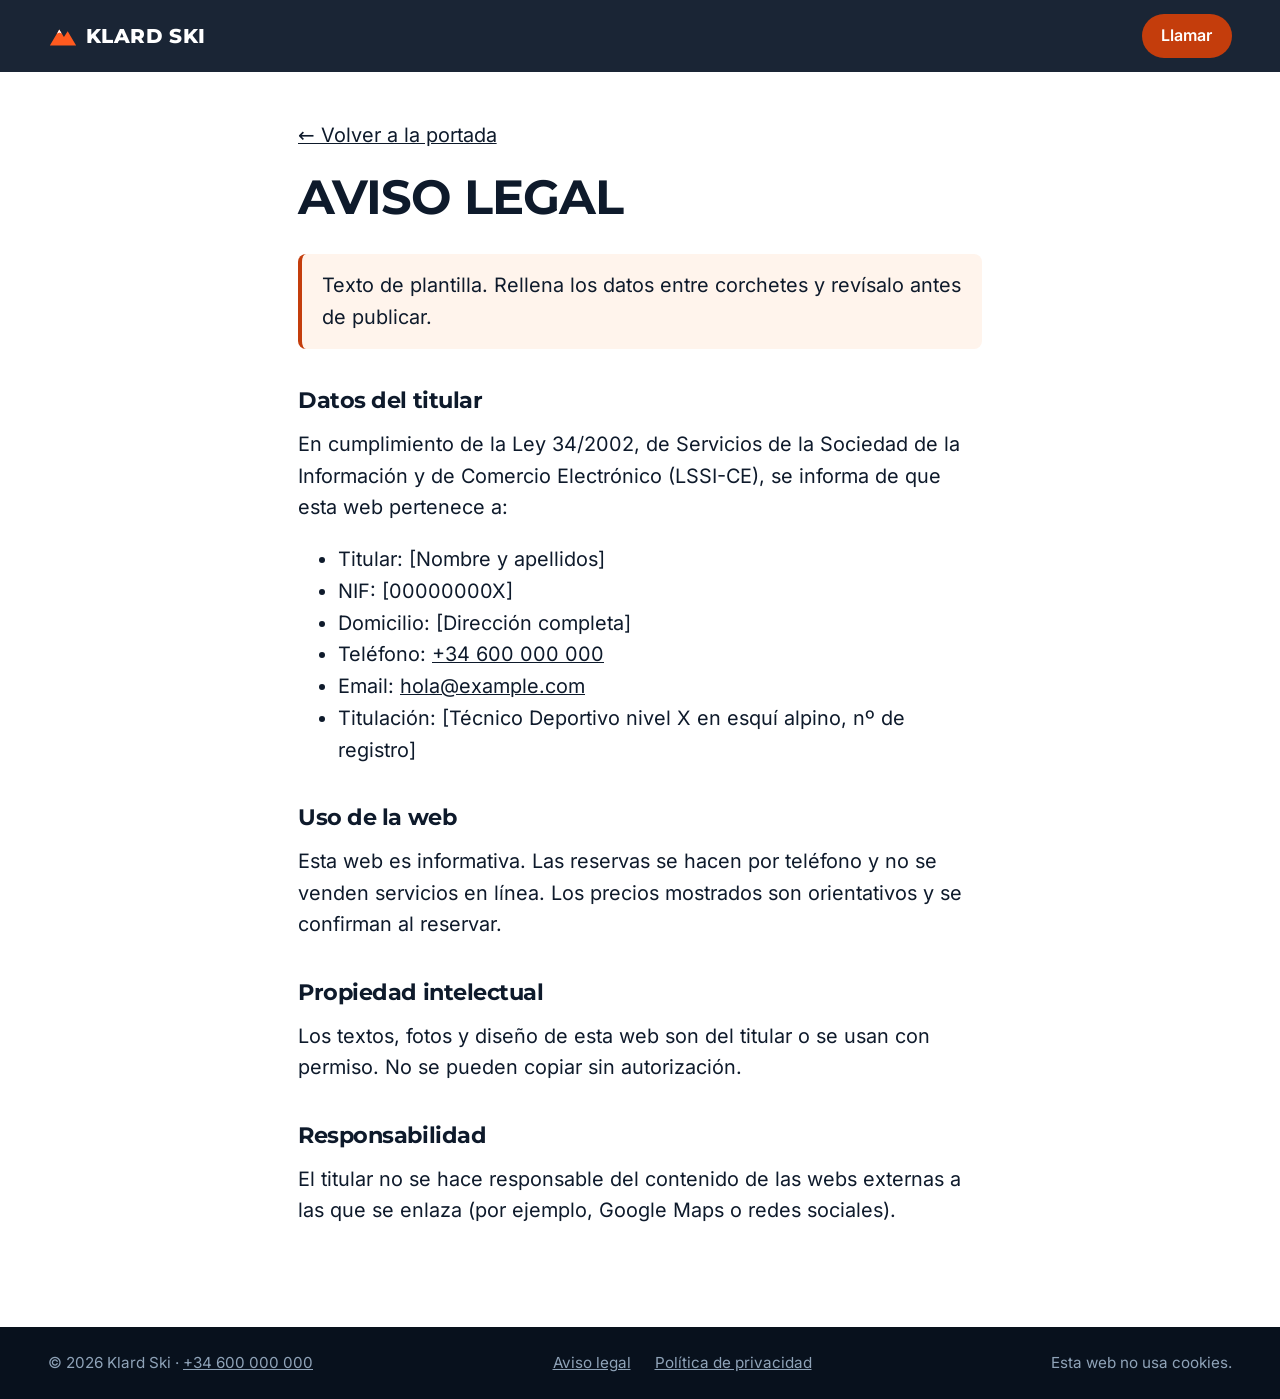
<file: aviso-legal.html>
<!doctype html>
<html lang="es">
<head>
	<meta charset="utf-8">
	<meta name="viewport" content="width=device-width, initial-scale=1">
	<title>Aviso legal · Klard Ski</title>
	<meta name="robots" content="noindex">
	<meta name="theme-color" content="#0e1a2b">
	<link rel="preload" href="assets/fonts/montserrat-latin-800-normal.woff2" as="font" type="font/woff2" crossorigin>
	<link rel="preload" href="assets/fonts/inter-latin-400-normal.woff2" as="font" type="font/woff2" crossorigin>
	<link rel="stylesheet" href="assets/css/styles.css">
	<link rel="icon" href="assets/img/favicon.svg" type="image/svg+xml">
	<script>document.documentElement.classList.add('js');</script>
</head>
<body>
<a class="skip" href="#contenido">Saltar al contenido</a>
<header class="cabecera es-solida">
	<div class="cabecera__in">
		<a class="logo" href="./" aria-label="Klard Ski, ir a la portada"><svg class="logo__icono" viewBox="0 0 32 32" aria-hidden="true"><path d="M2 26 12 9l5 8 4-6 9 15Z" fill="currentColor"/><path d="m12 9 2.6 4.4-2.6-1.2-2.4 1.4Z" fill="#fff"/></svg><span>Klard Ski</span></a>
		<a class="boton boton--llamar boton--peque cabecera__accion" href="tel:+34600000000">Llamar</a>
	</div>
</header>
<main id="contenido" class="envoltura legal__cuerpo">
<p><a href="./">← Volver a la portada</a></p>
<h1>Aviso legal</h1>
<p class="legal__aviso">Texto de plantilla. Rellena los datos entre corchetes y revísalo antes de publicar.</p>
<h2>Datos del titular</h2>
<p>En cumplimiento de la Ley 34/2002, de Servicios de la Sociedad de la Información y de Comercio Electrónico (LSSI-CE), se informa de que esta web pertenece a:</p>
<ul>
<li>Titular: [Nombre y apellidos]</li>
<li>NIF: [00000000X]</li>
<li>Domicilio: [Dirección completa]</li>
<li>Teléfono: <a href="tel:+34600000000">+34 600 000 000</a></li>
<li>Email: <a href="mailto:hola@example.com">hola@example.com</a></li>
<li>Titulación: [Técnico Deportivo nivel X en esquí alpino, nº de registro]</li>
</ul>
<h2>Uso de la web</h2>
<p>Esta web es informativa. Las reservas se hacen por teléfono y no se venden servicios en línea. Los precios mostrados son orientativos y se confirman al reservar.</p>
<h2>Propiedad intelectual</h2>
<p>Los textos, fotos y diseño de esta web son del titular o se usan con permiso. No se pueden copiar sin autorización.</p>
<h2>Responsabilidad</h2>
<p>El titular no se hace responsable del contenido de las webs externas a las que se enlaza (por ejemplo, Google Maps o redes sociales).</p>
</main>
<footer class="pie pie--mini">
	<div class="envoltura">
		<div class="pie__legal">
			<p>© 2026 Klard Ski · <a href="tel:+34600000000">+34 600 000 000</a></p>
			<ul role="list">
				<li><a href="aviso-legal.html">Aviso legal</a></li>
				<li><a href="privacidad.html">Política de privacidad</a></li>
			</ul>
			<p>Esta web no usa cookies.</p>
		</div>
	</div>
</footer>
</body>
</html>
</file>
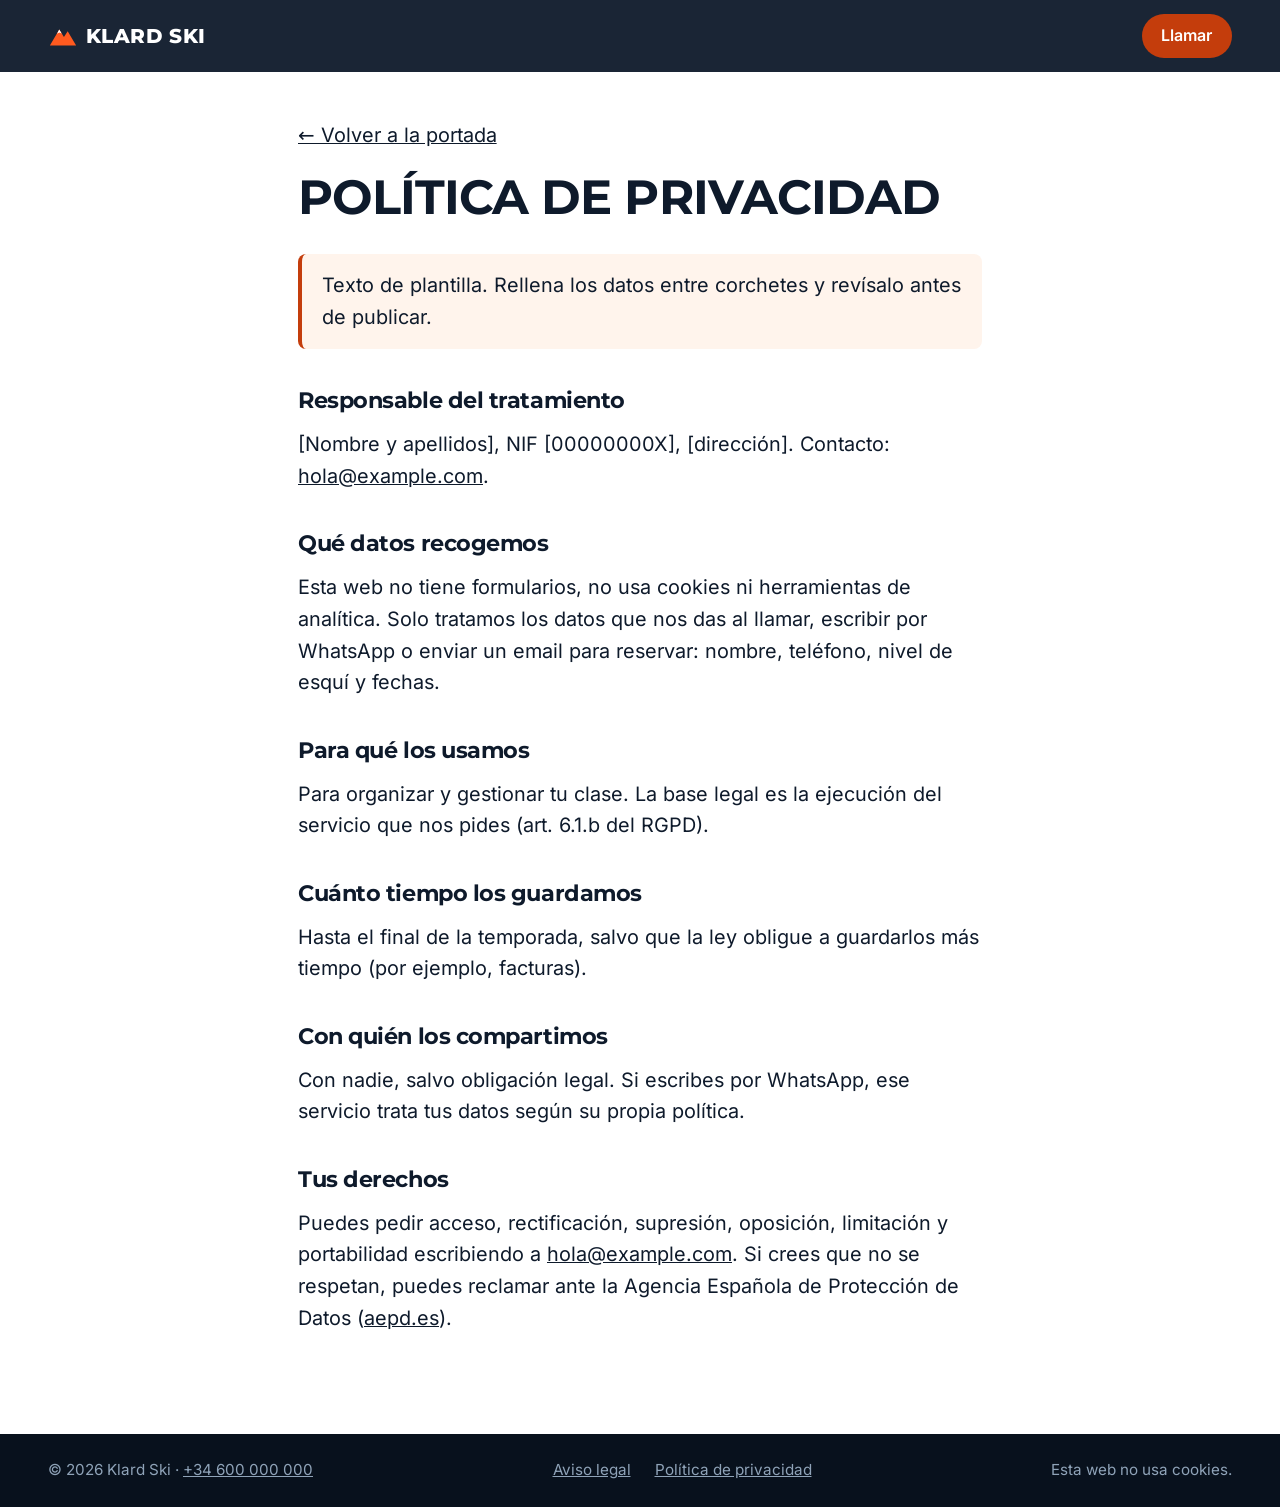
<file: privacidad.html>
<!doctype html>
<html lang="es">
<head>
	<meta charset="utf-8">
	<meta name="viewport" content="width=device-width, initial-scale=1">
	<title>Política de privacidad · Klard Ski</title>
	<meta name="robots" content="noindex">
	<meta name="theme-color" content="#0e1a2b">
	<link rel="preload" href="assets/fonts/montserrat-latin-800-normal.woff2" as="font" type="font/woff2" crossorigin>
	<link rel="preload" href="assets/fonts/inter-latin-400-normal.woff2" as="font" type="font/woff2" crossorigin>
	<link rel="stylesheet" href="assets/css/styles.css">
	<link rel="icon" href="assets/img/favicon.svg" type="image/svg+xml">
	<script>document.documentElement.classList.add('js');</script>
</head>
<body>
<a class="skip" href="#contenido">Saltar al contenido</a>
<header class="cabecera es-solida">
	<div class="cabecera__in">
		<a class="logo" href="./" aria-label="Klard Ski, ir a la portada"><svg class="logo__icono" viewBox="0 0 32 32" aria-hidden="true"><path d="M2 26 12 9l5 8 4-6 9 15Z" fill="currentColor"/><path d="m12 9 2.6 4.4-2.6-1.2-2.4 1.4Z" fill="#fff"/></svg><span>Klard Ski</span></a>
		<a class="boton boton--llamar boton--peque cabecera__accion" href="tel:+34600000000">Llamar</a>
	</div>
</header>
<main id="contenido" class="envoltura legal__cuerpo">
<p><a href="./">← Volver a la portada</a></p>
<h1>Política de privacidad</h1>
<p class="legal__aviso">Texto de plantilla. Rellena los datos entre corchetes y revísalo antes de publicar.</p>
<h2>Responsable del tratamiento</h2>
<p>[Nombre y apellidos], NIF [00000000X], [dirección]. Contacto: <a href="mailto:hola@example.com">hola@example.com</a>.</p>
<h2>Qué datos recogemos</h2>
<p>Esta web no tiene formularios, no usa cookies ni herramientas de analítica. Solo tratamos los datos que nos das al llamar, escribir por WhatsApp o enviar un email para reservar: nombre, teléfono, nivel de esquí y fechas.</p>
<h2>Para qué los usamos</h2>
<p>Para organizar y gestionar tu clase. La base legal es la ejecución del servicio que nos pides (art. 6.1.b del RGPD).</p>
<h2>Cuánto tiempo los guardamos</h2>
<p>Hasta el final de la temporada, salvo que la ley obligue a guardarlos más tiempo (por ejemplo, facturas).</p>
<h2>Con quién los compartimos</h2>
<p>Con nadie, salvo obligación legal. Si escribes por WhatsApp, ese servicio trata tus datos según su propia política.</p>
<h2>Tus derechos</h2>
<p>Puedes pedir acceso, rectificación, supresión, oposición, limitación y portabilidad escribiendo a <a href="mailto:hola@example.com">hola@example.com</a>. Si crees que no se respetan, puedes reclamar ante la Agencia Española de Protección de Datos (<a href="https://www.aepd.es/">aepd.es</a>).</p>
</main>
<footer class="pie pie--mini">
	<div class="envoltura">
		<div class="pie__legal">
			<p>© 2026 Klard Ski · <a href="tel:+34600000000">+34 600 000 000</a></p>
			<ul role="list">
				<li><a href="aviso-legal.html">Aviso legal</a></li>
				<li><a href="privacidad.html">Política de privacidad</a></li>
			</ul>
			<p>Esta web no usa cookies.</p>
		</div>
	</div>
</footer>
</body>
</html>
</file>
<file: assets/css/styles.css>
/* Klard Ski · estilos de la web estática */

@font-face { font-family: "Montserrat"; font-weight: 700; font-display: swap; src: url("../fonts/montserrat-latin-700-normal.woff2") format("woff2"); }
@font-face { font-family: "Montserrat"; font-weight: 800; font-display: swap; src: url("../fonts/montserrat-latin-800-normal.woff2") format("woff2"); }
@font-face { font-family: "Inter"; font-weight: 400; font-display: swap; src: url("../fonts/inter-latin-400-normal.woff2") format("woff2"); }
@font-face { font-family: "Inter"; font-weight: 600; font-display: swap; src: url("../fonts/inter-latin-600-normal.woff2") format("woff2"); }

:root {
	/* Paleta heredada del tema anterior */
	--c-ink: #0e1a2b;
	--c-ink-2: #16263c;
	--c-snow: #fff;
	--c-ice: #eef4f8;
	--c-glacier: #1f6fb2;
	--c-glacier-light: #8cc4f0;
	--c-energy: #ff5a1f;
	--c-energy-dark: #c43d0c; /* más oscuro para texto blanco con contraste AA */
	--c-muted: #4f5f73;
	--c-line: #d6e1ea;

	--f-head: "Montserrat", system-ui, sans-serif;
	--f-body: "Inter", system-ui, -apple-system, "Segoe UI", sans-serif;

	--fs-body: clamp(1.125rem, 1.08rem + 0.2vw, 1.25rem); /* 18px mínimo */
	--fs-sm: 1rem;
	--fs-h3: clamp(1.4rem, 1.2rem + 0.8vw, 1.75rem);
	--fs-h2: clamp(2.2rem, 1.4rem + 3.6vw, 4.5rem);
	--fs-h1: clamp(2.8rem, 1.4rem + 6.4vw, 7.25rem);

	--radio: 22px;
	--sombra: 0 14px 40px rgb(14 26 43 / 0.1);
	--sombra-g: 0 30px 70px rgb(14 26 43 / 0.22);
	--ease: cubic-bezier(0.2, 0.7, 0.2, 1);
	--cab-h: 72px;
	--margen: clamp(16px, 4vw, 48px);
}

*, *::before, *::after { box-sizing: border-box; }
html { -webkit-text-size-adjust: 100%; scroll-behavior: smooth; scroll-padding-top: var(--cab-h); }
body {
	margin: 0;
	font-family: var(--f-body);
	font-size: var(--fs-body);
	line-height: 1.6;
	color: var(--c-ink);
	background: var(--c-snow);
	-webkit-font-smoothing: antialiased;
}
img, svg { display: block; max-width: 100%; }
a { color: inherit; }
h1, h2, h3, h4 { font-family: var(--f-head); line-height: 1.05; margin: 0; letter-spacing: -0.02em; }
p { margin: 0 0 1em; }
ul[role="list"], ol[role="list"] { list-style: none; margin: 0; padding: 0; }
:focus-visible { outline: 3px solid var(--c-energy); outline-offset: 3px; border-radius: 4px; }

.envoltura { width: 100%; max-width: 1320px; margin-inline: auto; padding-inline: var(--margen); }
.skip { position: absolute; left: -9999px; top: 8px; z-index: 100; background: var(--c-ink); color: #fff; padding: 10px 16px; border-radius: 8px; }
.skip:focus { left: 8px; }
.icono { width: 1.15em; height: 1.15em; flex: none; }
/* Texto solo para lectores de pantalla */
.visualmente-oculto { position: absolute; width: 1px; height: 1px; margin: -1px; padding: 0; overflow: hidden; clip: rect(0 0 0 0); white-space: nowrap; border: 0; }

.antetitulo {
	font-family: var(--f-body);
	font-size: 0.9rem;
	font-weight: 600;
	letter-spacing: 0.16em;
	text-transform: uppercase;
	color: var(--c-glacier);
	margin: 0 0 1rem;
	display: inline-flex;
	align-items: center;
	gap: 0.6em;
}
.antetitulo::before { content: ""; width: 28px; height: 2px; background: currentColor; }
.antetitulo--claro { color: var(--c-glacier-light); }
.titulo-seccion { font-size: var(--fs-h2); font-weight: 800; text-transform: uppercase; }

/* ---------- Botones ---------- */
.boton {
	--bg: var(--c-ink);
	display: inline-flex;
	align-items: center;
	justify-content: center;
	gap: 0.6em;
	min-height: 48px;
	padding: 0.8em 1.5em;
	border-radius: 999px;
	border: 2px solid transparent;
	background: var(--bg);
	color: #fff;
	font: 600 1.05rem/1.2 var(--f-body);
	text-decoration: none;
	transition: transform 0.25s var(--ease), background-color 0.25s, box-shadow 0.25s;
}
@media (hover: hover) { .boton:hover { transform: translateY(-2px); } }
.boton:active { transform: scale(0.98); }
/* Doble anillo: el blanco se ve sobre fondos oscuros y naranjas, el tinta sobre la nieve */
.boton:focus-visible, .canal:focus-visible { outline: 3px solid #fff; outline-offset: 2px; box-shadow: 0 0 0 7px var(--c-ink); }
.boton--llamar { --bg: var(--c-energy-dark); box-shadow: 0 10px 30px rgb(196 61 12 / 0.35); }
.boton--llamar:hover { --bg: #a83207; }
.boton--grande { font-size: clamp(1.1rem, 1rem + 0.6vw, 1.35rem); padding: 1em 1.8em; }
.boton--grande strong { font-weight: 800; letter-spacing: 0.02em; }
.boton--peque { min-height: 44px; padding: 0.55em 1.1em; font-size: 1rem; box-shadow: none; }
.boton--fantasma { background: rgb(14 26 43 / 0.35); border-color: rgb(255 255 255 / 0.7); }
.boton--fantasma:hover { background: rgb(14 26 43 / 0.6); }
.boton--bloque { width: 100%; }
.solo-movil { display: none; }

/* ---------- Cabecera ---------- */
.cabecera {
	position: fixed;
	inset: 0 0 auto;
	z-index: 50;
	color: #fff;
	transition: background-color 0.35s, box-shadow 0.35s, color 0.35s;
}
.cabecera.es-solida { background: rgb(14 26 43 / 0.95); box-shadow: 0 1px 0 rgb(255 255 255 / 0.08); }
.cabecera__in { height: var(--cab-h); display: flex; align-items: center; gap: 2rem; max-width: 1320px; margin-inline: auto; padding-inline: var(--margen); }
.cabecera__accion { margin-left: auto; }
.logo { display: inline-flex; align-items: center; gap: 0.5rem; min-height: 44px; font: 800 1.25rem/1 var(--f-head); text-transform: uppercase; letter-spacing: 0.02em; text-decoration: none; }
.logo__icono { width: 30px; height: 30px; color: var(--c-energy); }
.menu { margin-left: auto; }
.menu ul { display: flex; gap: 2rem; list-style: none; margin: 0; padding: 0; }
.menu a { text-decoration: none; font-weight: 600; font-size: 1rem; padding: 0.5em 0; background: linear-gradient(currentColor, currentColor) 0 100% / 0 2px no-repeat; transition: background-size 0.3s var(--ease); }
.menu a:hover { background-size: 100% 2px; }
.menu-boton { display: none; }

/* ---------- 1. Portada ---------- */
.hero {
	position: relative;
	min-height: 100vh;
	min-height: 100svh;
	display: flex;
	flex-direction: column;
	justify-content: flex-end;
	color: #fff;
	overflow: hidden;
	background: var(--c-ink);
}
.hero__fondo, .hero__velo { position: absolute; inset: 0; }
.hero__slide { position: absolute; inset: 0; margin: 0; opacity: 0; transition: opacity 1.4s ease; }
/* La base es el estado final del zoom: al quitar la animación la foto no pega un salto */
.hero__slide img { width: 100%; height: 100%; object-fit: cover; transform: scale(1.02) translateY(-1%); }
.hero__slide.es-activa { opacity: 1; }
.hero__slide.es-activa img { animation: kenburns 7.4s linear forwards; }
.hero.es-pausado .hero__slide img { animation-play-state: paused; }
@keyframes kenburns { from { transform: scale(1.12); } to { transform: scale(1.02) translateY(-1%); } }
/* Velo oscuro: el texto blanco nunca queda sobre nieve (la franja de arriba protege la cabecera) */
.hero__velo { background:
	linear-gradient(180deg, rgb(14 26 43 / 0.65) 0, rgb(14 26 43 / 0) 160px),
	linear-gradient(90deg, rgb(14 26 43 / 0.85) 0%, rgb(14 26 43 / 0.55) 45%, rgb(14 26 43 / 0.05) 80%),
	linear-gradient(0deg, rgb(14 26 43 / 0.9) 0%, rgb(14 26 43 / 0) 55%); }
.hero__contenido { position: relative; padding-top: calc(var(--cab-h) + 2rem); padding-bottom: 2rem; }
.hero__titulo { font-size: var(--fs-h1); font-weight: 800; text-transform: uppercase; line-height: 0.95; max-width: 14ch; margin-bottom: 1.5rem; }
.hero__titulo em { font-style: normal; color: var(--c-glacier-light); }
.hero__entradilla { font-size: clamp(1.15rem, 1rem + 0.5vw, 1.4rem); max-width: 36ch; color: #e6eef5; }
.hero__acciones { display: flex; flex-wrap: wrap; gap: 1rem; margin-top: 2rem; }
.hero__nota { margin-top: 1.25rem; font-size: 1rem; color: #cfdae5; }
.hero__controles { position: relative; display: flex; align-items: center; justify-content: space-between; padding-bottom: 2rem; }
.puntos { display: flex; gap: 0.25rem; }
.punto { width: 44px; height: 44px; padding: 0; border: 0; background: none; cursor: pointer; position: relative; }
.punto::after { content: ""; position: absolute; left: 6px; right: 6px; top: 50%; height: 3px; border-radius: 2px; background: rgb(255 255 255 / 0.4); transition: background-color 0.3s; }
.punto:hover::after { background: rgb(255 255 255 / 0.75); }
.punto.es-activo::after { background: #fff; height: 4px; }
.pausa { display: inline-flex; align-items: center; gap: 0.5rem; min-height: 44px; border: 0; background: none; color: #dfe8f0; font: 600 0.95rem var(--f-body); cursor: pointer; }
.pausa:hover { color: #fff; }
.pausa__icono { width: 12px; height: 14px; border-inline: 4px solid currentColor; }
.pausa[data-pausado] .pausa__icono { border: 0; border-left: 12px solid currentColor; border-block: 7px solid transparent; width: 0; height: 0; }

/* ---------- 2. Clases ---------- */
.clases { padding-block: clamp(5rem, 10vw, 9rem); background: var(--c-snow); }
.clases__cabecera { max-width: 900px; margin-bottom: clamp(2.5rem, 5vw, 4rem); }
.clases__intro { color: var(--c-muted); max-width: 52ch; margin-top: 1.5rem; }
.tarjetas { display: grid; grid-template-columns: repeat(3, minmax(0, 1fr)); gap: clamp(1rem, 2vw, 1.75rem); align-items: stretch; }
.tarjeta {
	display: flex;
	flex-direction: column;
	background: var(--c-snow);
	border-radius: var(--radio);
	overflow: hidden;
	box-shadow: var(--sombra);
	border: 1px solid var(--c-line);
	transition: transform 0.45s var(--ease), box-shadow 0.45s var(--ease);
}
/* La tarjeta no es un enlace (solo lo es el botón): se levanta poco */
@media (hover: hover) { .tarjeta:hover { transform: translateY(-3px); box-shadow: var(--sombra-g); } }
.tarjeta__imagen { position: relative; aspect-ratio: 4 / 3.4; overflow: hidden; }
.tarjeta__imagen img { width: 100%; height: 100%; object-fit: cover; }
.chip { position: absolute; top: 1rem; left: 1rem; padding: 0.4em 0.9em; border-radius: 999px; font-size: 0.9rem; font-weight: 600; color: #fff; }
.chip--verde { background: #17733e; }
.chip--naranja { background: var(--c-energy-dark); }
.chip--azul { background: var(--c-glacier); }
.tarjeta__cuerpo { display: flex; flex-direction: column; flex: 1; padding: clamp(1.25rem, 2vw, 2rem); }
/* «Perfeccionamiento» en mayúsculas no cabe en una tarjeta estrecha a tamaño h3 completo */
.tarjeta h3 { font-size: clamp(1.15rem, 0.9rem + 1.1vw, 1.6rem); font-weight: 800; text-transform: uppercase; margin-bottom: 0.75rem; overflow-wrap: anywhere; hyphens: auto; }
.tarjeta__para { color: var(--c-muted); }
.tarjeta__para strong { color: var(--c-ink); }
.tarjeta__datos { display: grid; grid-template-columns: 1fr 1fr; gap: 1px; background: var(--c-line); border-block: 1px solid var(--c-line); margin: auto 0 1.5rem; }
.tarjeta__datos li { background: var(--c-snow); padding: 0.9rem 0; display: flex; flex-direction: column; }
.tarjeta__datos li + li { padding-left: 1rem; }
.tarjeta__datos span { font-size: 0.85rem; text-transform: uppercase; letter-spacing: 0.1em; color: var(--c-muted); }
.tarjeta__datos strong { font: 800 1.3rem/1.2 var(--f-head); }
.tarjeta--destacada { background: var(--c-ink); color: #fff; border-color: var(--c-ink); }
.tarjeta--destacada .tarjeta__para, .tarjeta--destacada .tarjeta__datos span { color: #c3d0dd; }
.tarjeta--destacada .tarjeta__para strong { color: #fff; }
.tarjeta--destacada .tarjeta__datos { background: #2a3b52; border-color: #2a3b52; }
.tarjeta--destacada .tarjeta__datos li { background: var(--c-ink); }

/* Equipación: qué llevar a la clase */
.equipo { margin-top: clamp(3rem, 6vw, 5rem); padding: clamp(1.5rem, 3vw, 2.75rem); border-radius: var(--radio); background: var(--c-ice); border: 1px solid var(--c-line); display: grid; grid-template-columns: 4fr 8fr; gap: clamp(1.5rem, 4vw, 4rem); }
.equipo__titulo { font-size: var(--fs-h3); font-weight: 800; text-transform: uppercase; margin-bottom: 1rem; }
.equipo__intro { color: var(--c-muted); }
.equipo__columnas { display: grid; grid-template-columns: repeat(2, minmax(0, 1fr)); gap: 1.5rem 2.5rem; }
.equipo__subtitulo { font-size: 1rem; text-transform: uppercase; letter-spacing: 0.12em; color: var(--c-glacier); margin-bottom: 0.75rem; }
.equipo__lista li { position: relative; padding: 0.55rem 0 0.55rem 1.9rem; border-bottom: 1px solid var(--c-line); font-size: 1.05rem; line-height: 1.4; }
.equipo__lista li::before { content: ""; position: absolute; left: 0; top: 0.75rem; width: 1.15rem; height: 1.15rem; border-radius: 50%; background: var(--c-energy-dark) url("data:image/svg+xml,%3Csvg xmlns='http://www.w3.org/2000/svg' viewBox='0 0 16 16'%3E%3Cpath d='M4 8.5l2.5 2.5L12 5.5' fill='none' stroke='%23fff' stroke-width='2' stroke-linecap='round' stroke-linejoin='round'/%3E%3C/svg%3E") center / 80% no-repeat; }
.equipo__lista--suave li::before { background-color: var(--c-glacier); }
.equipo__nota { grid-column: 1 / -1; margin: 0; font-weight: 600; }
.equipo__nota a { color: var(--c-energy-dark); }

/* ---------- 3. Profesor: fondo fijo + frases ---------- */
/* Sin JS (o con movimiento reducido) las frases se ven todas, una debajo de otra; ver más abajo */
.js .lema { position: relative; height: 500vh; }
.lema__fijo { position: sticky; top: 0; height: 100vh; height: 100svh; overflow: hidden; display: grid; place-items: center; color: #fff; }
.lema__fondo { position: absolute; inset: 0; background: url("../img/noche.svg") center 70% / cover no-repeat; transform: scale(var(--zoom, 1.15)); will-change: transform; }
.lema__fondo::after { content: ""; position: absolute; inset: 0; background: radial-gradient(ellipse at center, rgb(6 13 24 / 0.35), rgb(6 13 24 / 0.7)); }
.lema__centro { position: relative; text-align: center; width: min(1100px, 100% - 2 * var(--margen)); }
.lema__frases { position: relative; display: grid; }
.lema__frase {
	grid-area: 1 / 1;
	font: 800 clamp(2.3rem, 1.2rem + 5vw, 5.75rem)/1 var(--f-head);
	text-transform: uppercase;
	letter-spacing: -0.02em;
}
.js .lema__frase {
	opacity: 0;
	transform: translateY(40px);
	filter: blur(4px);
	transition: opacity 0.6s var(--ease), transform 0.6s var(--ease), filter 0.6s var(--ease);
}
.lema__frase span { color: var(--c-energy); }
.js .lema__frase.es-activa { opacity: 1; transform: none; filter: none; }
.js .lema__frase.es-pasada { transform: translateY(-40px); }
.lema__progreso { position: absolute; right: var(--margen); top: 50%; transform: translateY(-50%); display: grid; gap: 10px; }
.lema__progreso span { width: 3px; height: 28px; border-radius: 2px; background: rgb(255 255 255 / 0.3); transition: background-color 0.3s; }
.lema__progreso span.es-activa { background: var(--c-energy); }

.ficha { display: grid; grid-template-columns: 5fr 7fr; gap: clamp(2rem, 6vw, 6rem); align-items: center; padding-block: clamp(5rem, 10vw, 9rem); }
.ficha__foto { position: relative; }
.ficha__disco { position: absolute; left: 50%; top: 52%; width: 82%; aspect-ratio: 1; transform: translate(-50%, -50%); border-radius: 50%; background: radial-gradient(circle at 35% 30%, #ff8a55, var(--c-energy) 55%, var(--c-energy-dark)); }
/* Dos vaivenes y quieto: un movimiento que no para (y que no se puede pausar) distrae del texto */
.ficha__foto img { position: relative; width: 100%; height: auto; filter: drop-shadow(0 30px 30px rgb(14 26 43 / 0.25)); animation: flota 6s ease-in-out 2; }
@keyframes flota { 50% { transform: translateY(-14px) rotate(-2deg); } }
.ficha__titulo { font-size: var(--fs-h2); font-weight: 800; text-transform: uppercase; margin-bottom: 1.5rem; }
.ficha__texto > p { color: #2c3b4f; max-width: 58ch; }
.ficha__cifras { display: flex; flex-wrap: wrap; gap: 1rem 3rem; margin: 2rem 0; }
.ficha__cifras div { display: flex; flex-direction: column-reverse; }
.ficha__cifras dt { font-size: 0.95rem; color: var(--c-muted); }
.ficha__cifras dd { margin: 0; font: 800 clamp(2rem, 1.5rem + 2vw, 3rem)/1 var(--f-head); color: var(--c-glacier); }
.ficha__subtitulo { font-size: 1.2rem; text-transform: uppercase; letter-spacing: 0.04em; margin-bottom: 1rem; }
.sellos { display: grid; grid-template-columns: repeat(2, minmax(0, 1fr)); gap: 0.75rem; }
.sello { display: flex; align-items: center; gap: 0.9rem; padding: 0.9rem 1rem; border: 1px solid var(--c-line); border-radius: 14px; font-size: 1rem; line-height: 1.35; background: var(--c-ice); }
.sello__marca { flex: none; width: 52px; height: 52px; border-radius: 50%; display: grid; place-items: center; background: var(--c-ink); color: #fff; font: 800 0.95rem var(--f-head); border: 3px solid var(--c-glacier-light); }
.ficha__nota { margin-top: 0.75rem; font-size: 0.9rem; color: var(--c-muted); font-style: italic; }

/* ---------- 4. El pueblo y las pistas ---------- */
.pueblo { background: var(--c-ice); padding-block: clamp(5rem, 10vw, 9rem); }
.pueblo__cabecera { margin-bottom: clamp(2.5rem, 5vw, 4rem); }
.pueblo__rejilla { display: grid; grid-template-columns: 6fr 6fr; gap: clamp(2rem, 5vw, 4.5rem); align-items: start; }
.pueblo__nombre { font-size: var(--fs-h3); font-weight: 800; text-transform: uppercase; margin-bottom: 1rem; }
.pueblo__texto > p { color: #2c3b4f; max-width: 58ch; }
.pueblo__subtitulo { font-size: 1rem; text-transform: uppercase; letter-spacing: 0.12em; color: var(--c-glacier); margin: 1.75rem 0 0.75rem; }
.pueblo__servicios { display: flex; flex-wrap: wrap; gap: 0.5rem; }
.pueblo__servicios li { padding: 0.45em 0.95em; border-radius: 999px; background: var(--c-snow); border: 1px solid var(--c-line); font-size: 0.95rem; }

/* Mapa: aviso con botón y, al pulsar, el iframe de Google Maps */
.mapa { position: relative; aspect-ratio: 4 / 3; border-radius: var(--radio); overflow: hidden; box-shadow: var(--sombra); background:
	radial-gradient(circle at 30% 30%, rgb(140 196 240 / 0.25), transparent 55%),
	repeating-linear-gradient(135deg, rgb(255 255 255 / 0.04) 0 2px, transparent 2px 22px),
	var(--c-ink-2); color: #fff; }
.mapa__aviso { position: absolute; inset: 0; display: flex; flex-direction: column; align-items: center; justify-content: center; gap: 0.25rem; padding: 1.5rem; text-align: center; }
.mapa__aviso[hidden] { display: none; }
.mapa__icono { width: 48px; height: 48px; color: var(--c-energy); margin-bottom: 0.5rem; }
.mapa__titulo { font: 800 1.35rem/1.2 var(--f-head); text-transform: uppercase; margin: 0; }
.mapa__texto { color: #c9d6e3; font-size: 0.95rem; margin-bottom: 1rem; }
.mapa .boton { --bg: var(--c-energy-dark); }
.mapa .boton:disabled { --bg: #2a3b52; cursor: not-allowed; transform: none; }
.mapa__enlace { display: inline-block; padding-block: 0.6rem; margin-top: 0.25rem; font-size: 0.95rem; color: #fff; }
.mapa__iframe { position: absolute; inset: 0; width: 100%; height: 100%; border: 0; }

/* Cifras de la estación */
.estacion { margin-top: clamp(2.5rem, 5vw, 4rem); padding: clamp(1.5rem, 3vw, 2.75rem); border-radius: var(--radio); background: var(--c-snow); border: 1px solid var(--c-line); box-shadow: var(--sombra); }
.estacion__titulo { font-size: 1.2rem; text-transform: uppercase; letter-spacing: 0.04em; margin-bottom: 1.5rem; }
.estacion__cifras { display: grid; grid-template-columns: repeat(4, minmax(0, 1fr)); gap: 1rem 2rem; margin: 0 0 2rem; }
.estacion__cifras div { display: flex; flex-direction: column-reverse; }
.estacion__cifras dt { font-size: 0.95rem; color: var(--c-muted); }
.estacion__cifras dd { margin: 0; font: 800 clamp(1.5rem, 1.1rem + 1.4vw, 2.4rem)/1.1 var(--f-head); color: var(--c-glacier); overflow-wrap: anywhere; }
.estacion .estacion__niveles { display: flex; flex-wrap: wrap; gap: 0.75rem 2rem; padding-block: 1.25rem; border-block: 1px solid var(--c-line); }
.estacion__niveles li { display: flex; align-items: center; gap: 0.6rem; }
.estacion__niveles .etiqueta { font-size: 0.8rem; }
.estacion__niveles strong { font: 800 1.2rem var(--f-head); }
.estacion__nieve { display: flex; flex-wrap: wrap; align-items: center; justify-content: space-between; gap: 1rem 2rem; margin-top: 1.25rem; }
.estacion__nieve p { margin: 0; color: var(--c-muted); max-width: 60ch; }
.estacion__nieve strong { color: var(--c-ink); }

/* ---------- 4. La pista ---------- */
.pista { position: relative; background: linear-gradient(180deg, var(--c-ink) 0%, var(--c-ink-2) 60%, #1b3150 100%); color: #fff; padding-block: clamp(5rem, 10vw, 9rem); overflow: clip; }
.pista__cabecera { max-width: 760px; }
.pista__intro { color: #c9d6e3; margin-top: 1.5rem; }

/* Ficha técnica de la pista: cada punto del monte es una pista */
.anatomia { position: relative; margin-top: clamp(1rem, 3vw, 2rem); }
.js .anatomia { height: 420vh; }
.anatomia__fijo { position: relative; display: grid; place-items: center; padding-inline: var(--margen); }
.js .anatomia__fijo { position: sticky; top: var(--cab-h); height: calc(100vh - var(--cab-h)); }
.anatomia__escena { position: relative; width: min(100%, 1400px, (100vh - var(--cab-h) - 2rem) * 16 / 9); aspect-ratio: 16 / 9; container-type: inline-size; }
.anatomia__monte { position: absolute; inset: 0; width: 100%; height: 100%; overflow: visible; }
.anatomia__macizo { filter: drop-shadow(0 30px 40px rgb(0 0 0 / 0.35)); }
.anatomia__trazo { opacity: 0.3; transition: opacity 0.5s, stroke-width 0.5s; }
.anatomia__trazo.es-activa { opacity: 1; stroke-width: 15; }
.anatomia__guia { stroke-dasharray: 700; stroke-dashoffset: 700; opacity: 0.4; transition: stroke-dashoffset 0.9s var(--ease), opacity 0.4s; }
.anatomia__guia.es-activa { stroke-dashoffset: 0; opacity: 1; }
.anatomia__punto circle:first-child { fill: rgb(255 255 255 / 0.18); stroke: #fff; stroke-width: 2; transition: transform 0.4s var(--ease); }
.anatomia__punto circle:last-child { fill: #fff; }
.anatomia__punto.es-activa circle:first-child { fill: var(--c-energy); transform: scale(1.35); }
/* Tres latidos al activarse y quieto: un latido infinito repinta todo el SVG sin parar */
.anatomia__punto.es-activa { animation: latido-svg 1.6s ease-in-out 3; }
@keyframes latido-svg { 50% { opacity: 0.75; } }

.fichas { position: absolute; inset: 0; pointer-events: none; }
.ficha-pista {
	position: absolute;
	width: 25%;
	transition: opacity 0.5s var(--ease), transform 0.5s var(--ease);
	font-size: clamp(0.95rem, 1.25cqi, 1.15rem);
	line-height: 1.5;
}
/* Inactivas al 80 %: el texto mantiene el contraste AA sobre el fondo oscuro */
.js .ficha-pista { opacity: 0.8; transform: translateY(10px); }
.js .ficha-pista.es-activa { opacity: 1; transform: none; }
/* Cada ficha junto a su pista del monte (el orden del HTML va de la más fácil a la más difícil) */
@media (min-width: 901px) {
	.ficha-pista--negra { left: 2%; top: 13%; }
	.ficha-pista--roja { left: 2%; top: 58%; }
	.ficha-pista--azul { right: 2%; top: 26%; text-align: right; }
	.ficha-pista--verde { right: 2%; top: 66%; text-align: right; }
	.ficha-pista--azul .ficha-pista__nombre, .ficha-pista--verde .ficha-pista__nombre,
	.ficha-pista--azul .ficha-pista__datos, .ficha-pista--verde .ficha-pista__datos { justify-content: flex-end; }
}
:where(.ficha-pista) p { margin: 0 0 0.5em; color: #dbe4ee; }
.ficha-pista__num { font: 800 0.95em var(--f-head); color: var(--c-glacier-light); letter-spacing: 0.1em; }
.ficha-pista__nombre { font-size: clamp(1.4rem, 2.2cqi, 2.1rem); font-weight: 800; text-transform: uppercase; margin-bottom: 0.3em; display: flex; align-items: center; gap: 0.5em; flex-wrap: wrap; }
.ficha-pista__lema { font-weight: 600; color: #fff; }
.ficha-pista__datos { display: flex; flex-wrap: wrap; gap: 0.3em 0.9em; font-size: 0.85em; color: #a9bccf; text-transform: uppercase; letter-spacing: 0.06em; }
.etiqueta { font: 600 0.6em/1 var(--f-body); letter-spacing: 0.12em; padding: 0.55em 0.8em; border-radius: 999px; color: #fff; }
.etiqueta--negra { background: #000; box-shadow: inset 0 0 0 1.5px #fff; }
.etiqueta--roja { background: #c5221f; }
.etiqueta--azul { background: var(--c-glacier); }
.etiqueta--verde { background: #17733e; }

.pista__datos { display: flex; flex-wrap: wrap; justify-content: center; gap: 1rem 4rem; margin: clamp(2rem, 5vw, 4rem) 0 0; text-align: center; }
.pista__datos dt { font-size: 0.85rem; text-transform: uppercase; letter-spacing: 0.12em; color: var(--c-glacier-light); }
.pista__datos dd { margin: 0; font-weight: 600; }

.pista__cta { margin-top: clamp(3rem, 7vw, 6rem); text-align: center; display: flex; flex-direction: column; align-items: center; gap: 1.25rem; }
.pista__cta-titulo { font: 800 var(--fs-h2)/1 var(--f-head); text-transform: uppercase; margin: 0; }
.pista__arriba { display: inline-block; padding-block: 0.6rem; color: #c9d6e3; font-size: 1rem; }

/* ---------- 5. Forfait y alquiler ---------- */
.forfait { padding-block: clamp(5rem, 10vw, 9rem); background: var(--c-snow); }
.tarjetas--dos { grid-template-columns: repeat(2, minmax(0, 1fr)); max-width: 1040px; }
.tarjetas--dos .tarjeta__datos strong { overflow-wrap: anywhere; }
.tarjeta__icono { display: flex; align-items: center; padding: clamp(1.25rem, 2vw, 2rem) clamp(1.25rem, 2vw, 2rem) 0; color: var(--c-glacier); }
.tarjeta__icono svg { width: 64px; height: 64px; padding: 12px; border-radius: 18px; background: var(--c-ice); }
.forfait__aviso { margin-top: 1.5rem; font-size: 0.95rem; color: var(--c-muted); font-style: italic; }

/* ---------- 6. Contacto ---------- */
.contacto { background: linear-gradient(180deg, var(--c-ink) 0%, var(--c-ink-2) 100%); color: #fff; padding-block: clamp(5rem, 10vw, 9rem); }
.contacto__rejilla { display: grid; grid-template-columns: 7fr 5fr; gap: clamp(2rem, 5vw, 5rem); align-items: center; }
.contacto .titulo-seccion { margin-bottom: 1.5rem; }
.contacto__horario { color: #c9d6e3; max-width: 46ch; }
.contacto__canales { display: grid; gap: 0.75rem; }
.canal { display: flex; align-items: center; gap: 1rem; min-height: 72px; padding: 1rem 1.25rem; border-radius: 18px; border: 1px solid rgb(255 255 255 / 0.16); background: rgb(255 255 255 / 0.05); color: #fff; text-decoration: none; transition: transform 0.25s var(--ease), background-color 0.25s, border-color 0.25s; }
.canal:hover { background: rgb(255 255 255 / 0.1); border-color: var(--c-glacier-light); }
@media (hover: hover) { .canal:hover { transform: translateY(-2px); } }
.canal .icono { width: 28px; height: 28px; color: var(--c-glacier-light); }
.canal span { display: flex; flex-direction: column; font-size: 0.95rem; color: #c9d6e3; line-height: 1.35; overflow-wrap: anywhere; }
.canal strong { font: 700 1.1rem var(--f-head); color: #fff; text-transform: uppercase; letter-spacing: 0.02em; }
.canal--destacado { background: var(--c-energy-dark); border-color: var(--c-energy-dark); box-shadow: 0 10px 30px rgb(196 61 12 / 0.3); }
.canal--destacado:hover { background: #a83207; border-color: #a83207; }
.canal--destacado .icono, .canal--destacado span { color: #fff; }

/* ---------- 7. Pie ---------- */
.pie { background: #08111d; color: #dbe4ee; padding-block: clamp(4rem, 8vw, 6rem) 2rem; }
.pie__telefono { display: inline-block; white-space: nowrap; font: 800 clamp(1.7rem, 0.6rem + 7vw, 6rem)/1 var(--f-head); color: #fff; text-decoration: none; letter-spacing: -0.02em; margin-bottom: 1rem; transition: color 0.25s; }
.pie__telefono:hover { color: var(--c-energy); }
.pie__columnas { display: grid; grid-template-columns: repeat(4, minmax(0, 1fr)); gap: 2rem; }
.pie__h { font: 600 0.9rem var(--f-body); text-transform: uppercase; letter-spacing: 0.14em; color: #8fa3b8; margin-bottom: 1rem; }
.pie__columnas a { color: #fff; }
/* Enlaces del pie con 44px de alto para el dedo */
.pie__columnas a, .pie__legal a { display: inline-block; padding-block: 0.5rem; }
.pie__columnas a:hover, .pie__legal a:hover { color: var(--c-glacier-light); }
.pie__legal { display: flex; flex-wrap: wrap; gap: 1rem 2rem; justify-content: space-between; align-items: center; margin-top: 3rem; padding-top: 2rem; border-top: 1px solid #22324a; font-size: 0.95rem; color: #8fa3b8; }
.pie__legal p { margin: 0; }
.pie__legal ul { display: flex; gap: 1.5rem; }
/* Pie corto de las páginas legales */
.pie--mini { padding-block: 1rem; }
.pie--mini .pie__legal { margin-top: 0; padding-top: 0; border-top: 0; }

/* Barra fija de llamada (solo móvil) */
.barra-llamar { display: none; }

/* ---------- Animación de entrada (solo en las cabeceras de sección) ---------- */
.js .aparece { opacity: 0; transform: translateY(40px); transition: opacity 0.9s var(--ease), transform 0.9s var(--ease); }
.js .aparece.es-visible { opacity: 1; transform: none; }

/* ---------- Sin JS: todo a la vista y sin secciones de scroll vacías ---------- */
html:not(.js) .lema__frases { gap: 1.5rem; }
html:not(.js) .lema__fijo { position: relative; height: auto; padding-block: 6rem; }
html:not(.js) .lema__frase { grid-area: auto; font-size: clamp(1.8rem, 1rem + 3vw, 3.5rem); }
html:not(.js) .lema__progreso { display: none; }
html:not(.js) .anatomia__guia { stroke-dashoffset: 0; }
/* El botón del mapa necesita JS; el enlace a Google Maps del pie sigue funcionando */
html:not(.js) [data-mapa-cargar] { display: none; }

/* ---------- Responsive ---------- */
/* Menú con seis enlaces: menos hueco y botón corto en pantallas medianas */
.menu a, .logo, .cabecera .boton { white-space: nowrap; }
.logo, .logo__icono { flex: none; }
@media (max-width: 1180px) {
	.menu ul { gap: 1.25rem; }
	.cabecera__in { gap: 1.25rem; }
}
@media (max-width: 1000px) {
	.cabecera__in { gap: 0.9rem; }
	.menu ul { gap: 0.75rem; }
	.menu a { font-size: 0.95rem; }
	.cabecera .solo-escritorio { display: none; }
	.cabecera .solo-movil { display: inline; }

	.tarjetas { grid-template-columns: 1fr; max-width: 560px; margin-inline: auto; }
	.ficha { grid-template-columns: 1fr; }
	.ficha__foto { max-width: 420px; }
	.pie__columnas { grid-template-columns: repeat(2, minmax(0, 1fr)); }
	.pie__legal { flex-direction: column; align-items: flex-start; gap: 0.75rem; }
	.equipo, .pueblo__rejilla, .contacto__rejilla { grid-template-columns: 1fr; }
	.estacion__cifras { grid-template-columns: repeat(2, minmax(0, 1fr)); }
}

/* Ficha técnica en pantallas estrechas: el monte queda fijo arriba y las fichas pasan por debajo */
@media (max-width: 900px) {
	.js .anatomia { height: auto; }
	.anatomia__fijo, .js .anatomia__fijo { position: static; height: auto; display: block; padding-inline: 0; }
	.anatomia__escena { width: 100%; aspect-ratio: auto; }
	.anatomia__monte { position: sticky; top: var(--cab-h); z-index: 1; height: 42vh; height: 42svh; width: 100%; background: linear-gradient(180deg, var(--c-ink) 80%, rgb(14 26 43 / 0)); }
	.anatomia__guias { display: none; }
	.fichas { position: static; pointer-events: auto; padding: 1rem var(--margen) 0; display: grid; gap: 1rem; }
	/* Todas al 100 %: la activa se marca solo con el borde y el fondo */
	.ficha-pista, .js .ficha-pista { position: static; width: auto; font-size: 1.05rem; padding: 1.25rem; border-radius: var(--radio); background: rgb(255 255 255 / 0.04); border: 1px solid rgb(255 255 255 / 0.12); opacity: 1; transform: none; min-height: 38vh; }
	.js .ficha-pista.es-activa { border-color: var(--c-glacier-light); background: rgb(255 255 255 / 0.08); }
	.ficha-pista__nombre { font-size: 1.7rem; }
}

/* Menú desplegable bajo la cabecera (el botón solo existe con JS) */
@media (max-width: 800px) {
	.cabecera__in { gap: 0.5rem; }
	.logo { margin-right: auto; }
	.js .menu-boton {
		display: inline-grid; place-items: center;
		flex: none; width: 44px; height: 44px; padding: 0;
		border: 2px solid rgb(255 255 255 / 0.7); border-radius: 999px;
		background: none; color: inherit; cursor: pointer;
	}
	.menu-boton__icono { width: 18px; height: 2px; background: currentColor; box-shadow: 0 -6px currentColor, 0 6px currentColor; }
	.menu-boton[aria-expanded="true"] .menu-boton__icono { box-shadow: none; height: 3px; width: 14px; }
	.menu { display: none; position: absolute; top: 100%; left: 0; right: 0; margin: 0; background: rgb(14 26 43 / 0.98); border-top: 1px solid rgb(255 255 255 / 0.08); box-shadow: 0 20px 40px rgb(14 26 43 / 0.35); }
	.cabecera.menu-abierto { background: rgb(14 26 43 / 0.98); }
	.cabecera.menu-abierto .menu { display: block; }
	.menu ul { flex-direction: column; gap: 0; padding: 0.25rem var(--margen) 1rem; }
	.menu a { display: block; padding: 0.85rem 0; font-size: 1.15rem; background: none; border-bottom: 1px solid rgb(255 255 255 / 0.08); }
}

@media (max-width: 760px) {
	:root { --cab-h: 64px; }
	.solo-escritorio { display: none; }
	.solo-movil { display: inline; }
	.hero__titulo { font-size: clamp(2.3rem, 1.4rem + 6.4vw, 3.5rem); max-width: none; }
	.hero__acciones .boton { width: 100%; }
	.hero__velo { background: linear-gradient(0deg, rgb(14 26 43 / 0.95) 0%, rgb(14 26 43 / 0.7) 55%, rgb(14 26 43 / 0.6) 100%); }
	.js .lema { height: 400vh; }
	.lema__progreso { display: none; }
	.sellos { grid-template-columns: 1fr; }
	.equipo__columnas { grid-template-columns: 1fr; }
	.mapa { aspect-ratio: 1; }
	.pie__columnas { grid-template-columns: 1fr; }
	/* La barra fija no debe tapar el elemento con el foco */
	html { scroll-padding-bottom: 96px; }
	.barra-llamar {
		position: fixed;
		left: 12px; right: 12px; bottom: 12px;
		z-index: 60;
		display: flex; align-items: center; justify-content: center; gap: 0.6rem;
		min-height: 56px;
		border-radius: 999px;
		background: var(--c-energy-dark);
		color: #fff;
		font: 600 1.1rem var(--f-body);
		text-decoration: none;
		box-shadow: 0 12px 30px rgb(14 26 43 / 0.35);
		transform: translateY(140%);
		/* Oculta también para el teclado y el lector de pantalla, no solo fuera de la vista */
		visibility: hidden;
		transition: transform 0.4s var(--ease), visibility 0s 0.4s;
	}
	.barra-llamar.es-visible { transform: none; visibility: visible; transition: transform 0.4s var(--ease); }
}

/* En los móviles más estrechos el logo se queda en el icono (el enlace ya se llama «Klard Ski») */
@media (max-width: 359px) {
	.logo span { display: none; }
}

@media (prefers-reduced-motion: reduce) {
	html { scroll-behavior: auto; }
	*, *::before, *::after { animation: none !important; transition-duration: 0.01ms !important; transition-delay: 0s !important; }
	.js .aparece { opacity: 1; transform: none; }
	.boton:hover, .boton:active, .tarjeta:hover, .canal:hover { transform: none; }
	/* Sin animación: las frases se muestran todas, una debajo de otra */
	.js .lema { height: auto; }
	.lema__fijo { position: relative; height: auto; padding-block: 6rem; }
	.lema__frases { gap: 1.5rem; }
	.js .lema__frase, .js .lema__frase.es-pasada { grid-area: auto; opacity: 1; transform: none; filter: none; font-size: clamp(1.8rem, 1rem + 3vw, 3.5rem); }
	.lema__progreso { display: none; }
	.js .anatomia { height: auto; }
	.js .anatomia__fijo { position: relative; height: auto; top: 0; }
	.anatomia__guia { stroke-dashoffset: 0; }
	.js .ficha-pista { opacity: 1; transform: none; }
}

/* ---------- Páginas legales ---------- */
.legal__cuerpo { max-width: 780px; padding-top: calc(var(--cab-h) + 3rem); padding-bottom: 5rem; }
.legal__cuerpo h1 { font-size: clamp(2rem, 1.5rem + 2vw, 3rem); text-transform: uppercase; margin: 1rem 0 2rem; }
.legal__cuerpo h2 { font-size: 1.4rem; margin: 2.5rem 0 1rem; }
.legal__aviso { background: #fff4ec; border-left: 4px solid var(--c-energy-dark); padding: 1rem 1.25rem; border-radius: 8px; }
</file>
